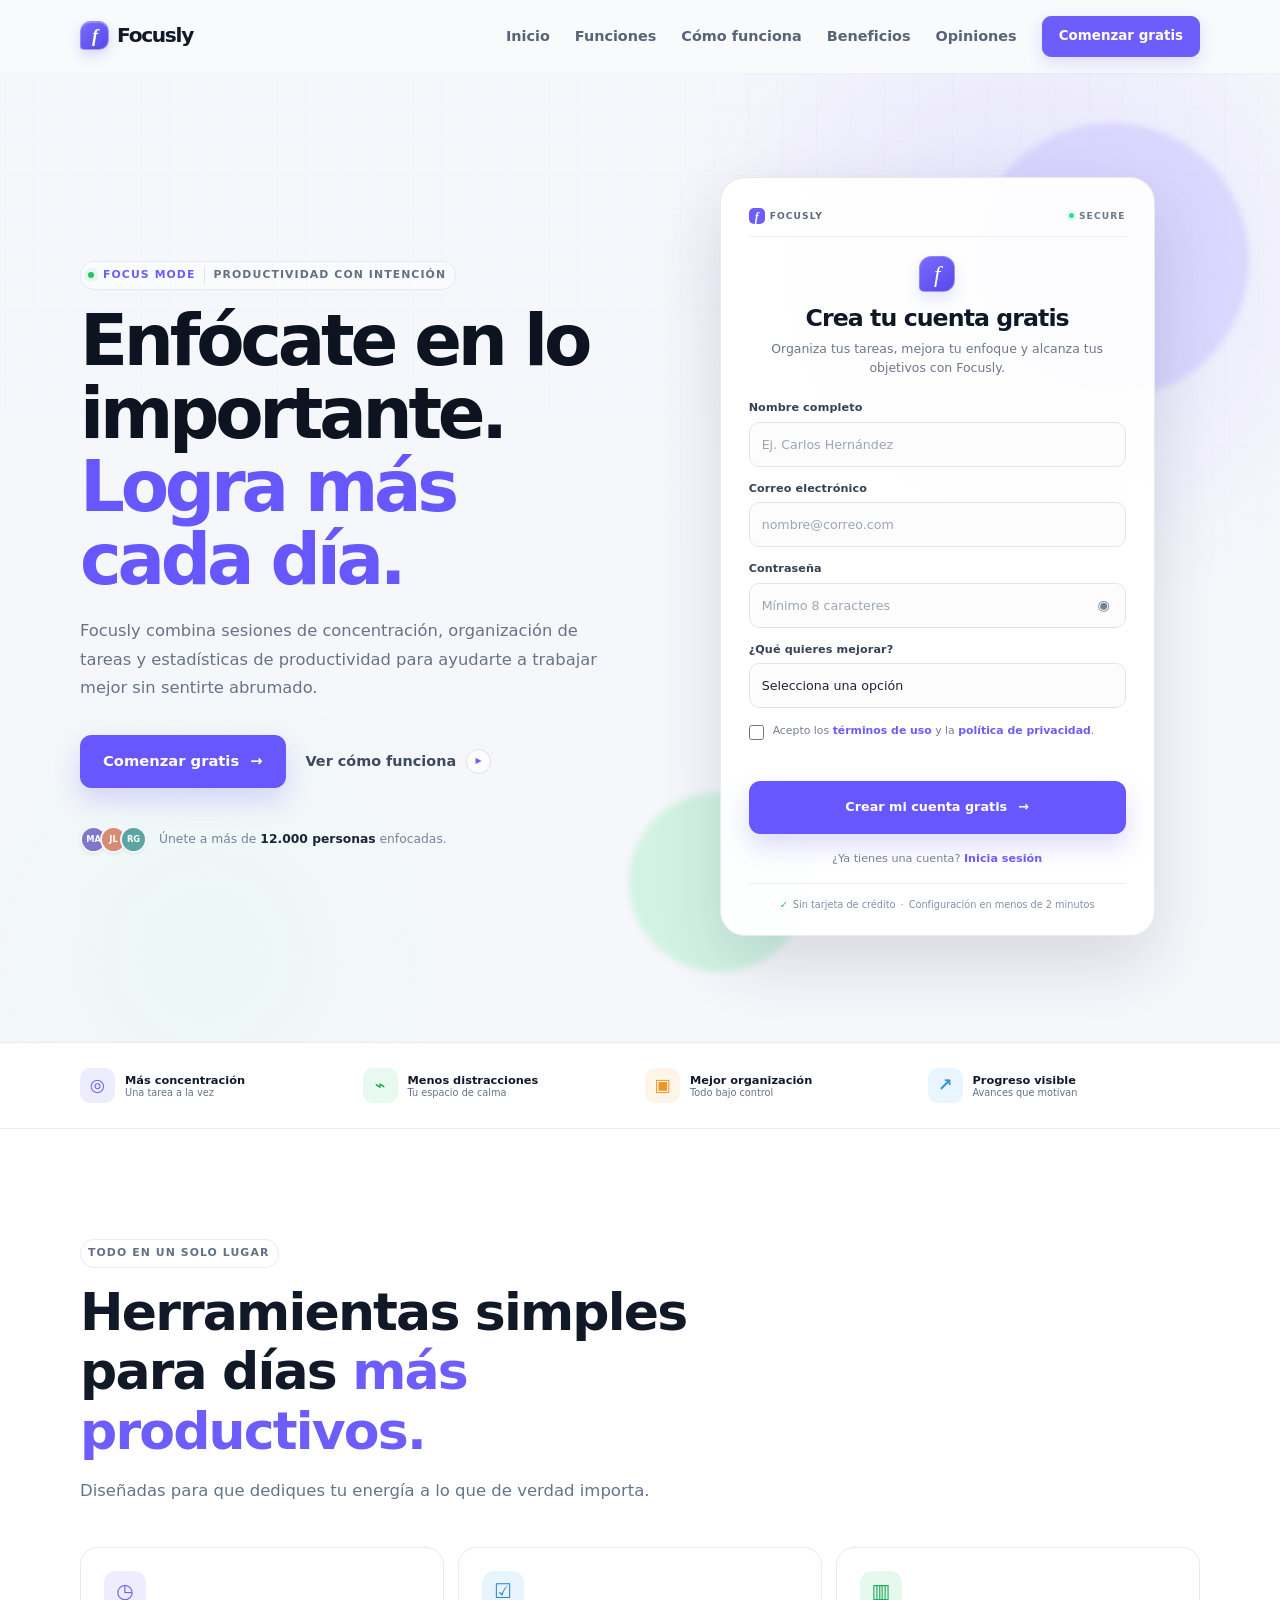
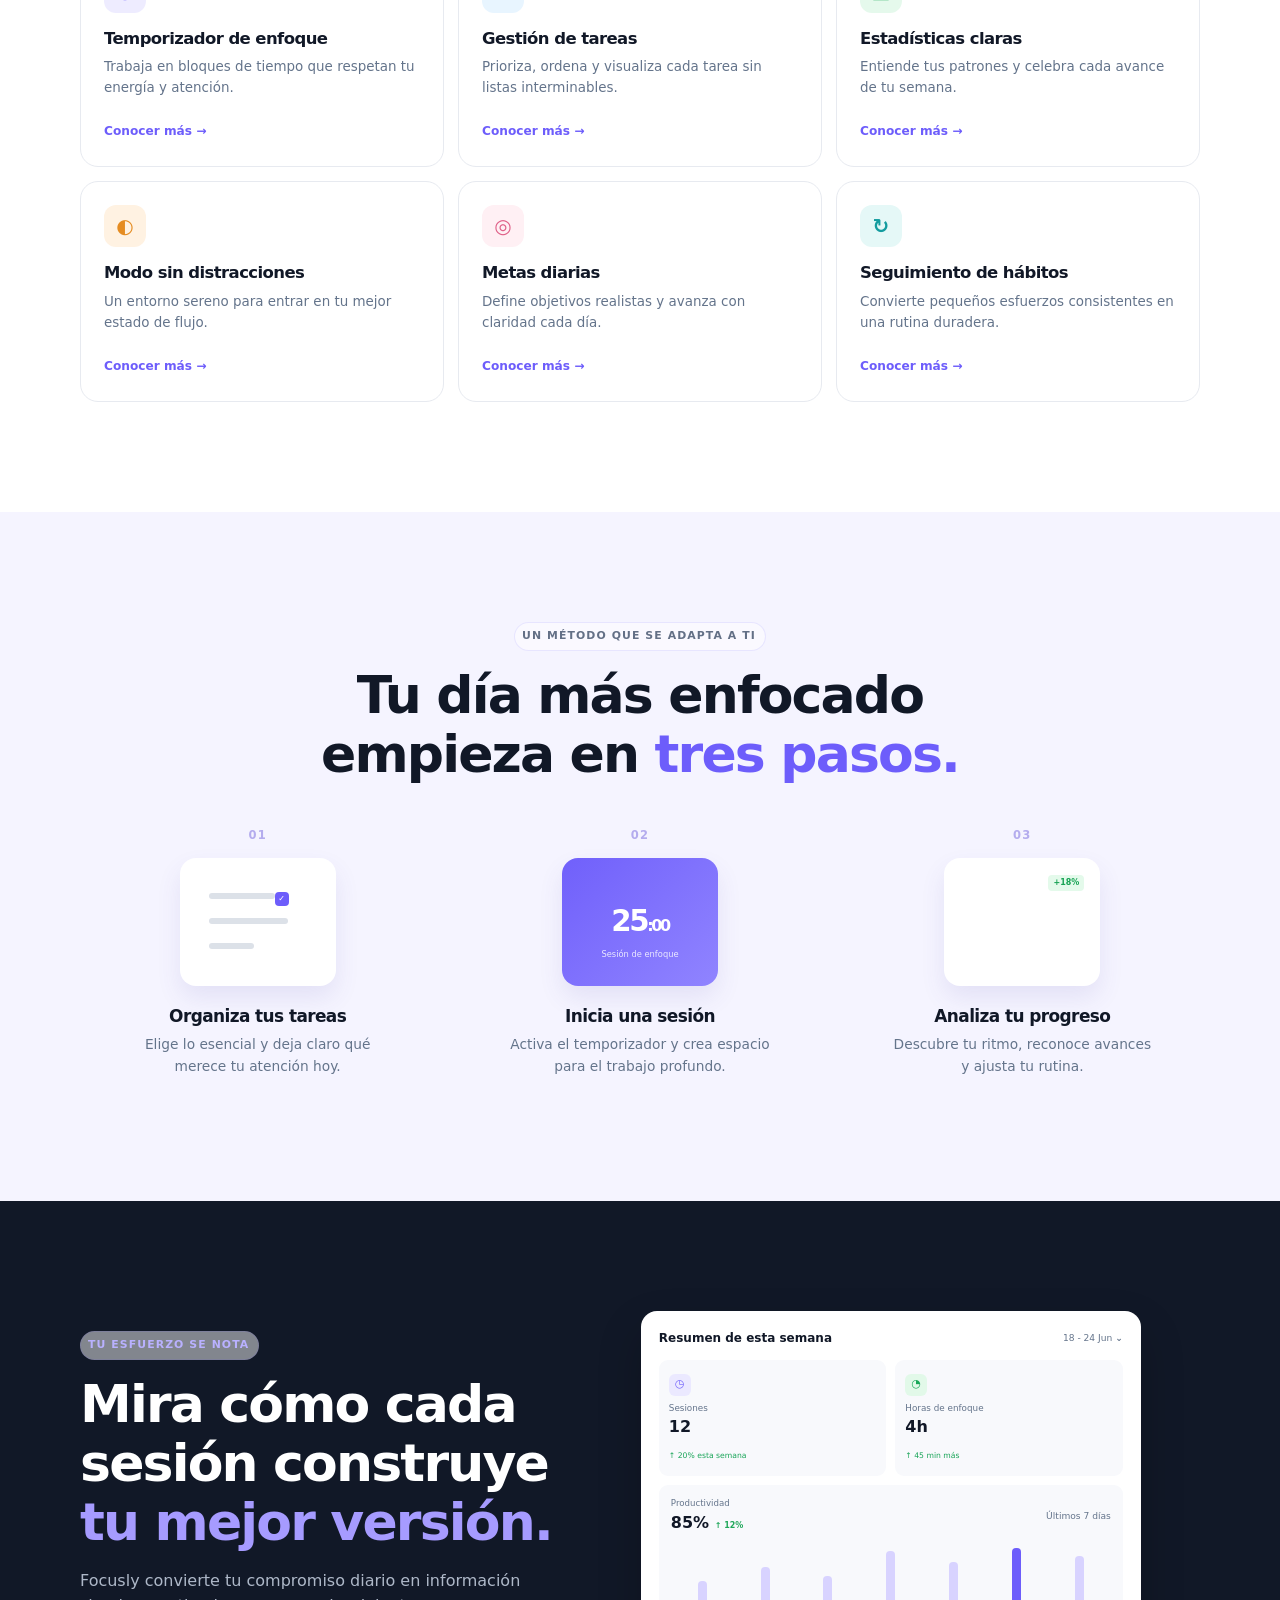
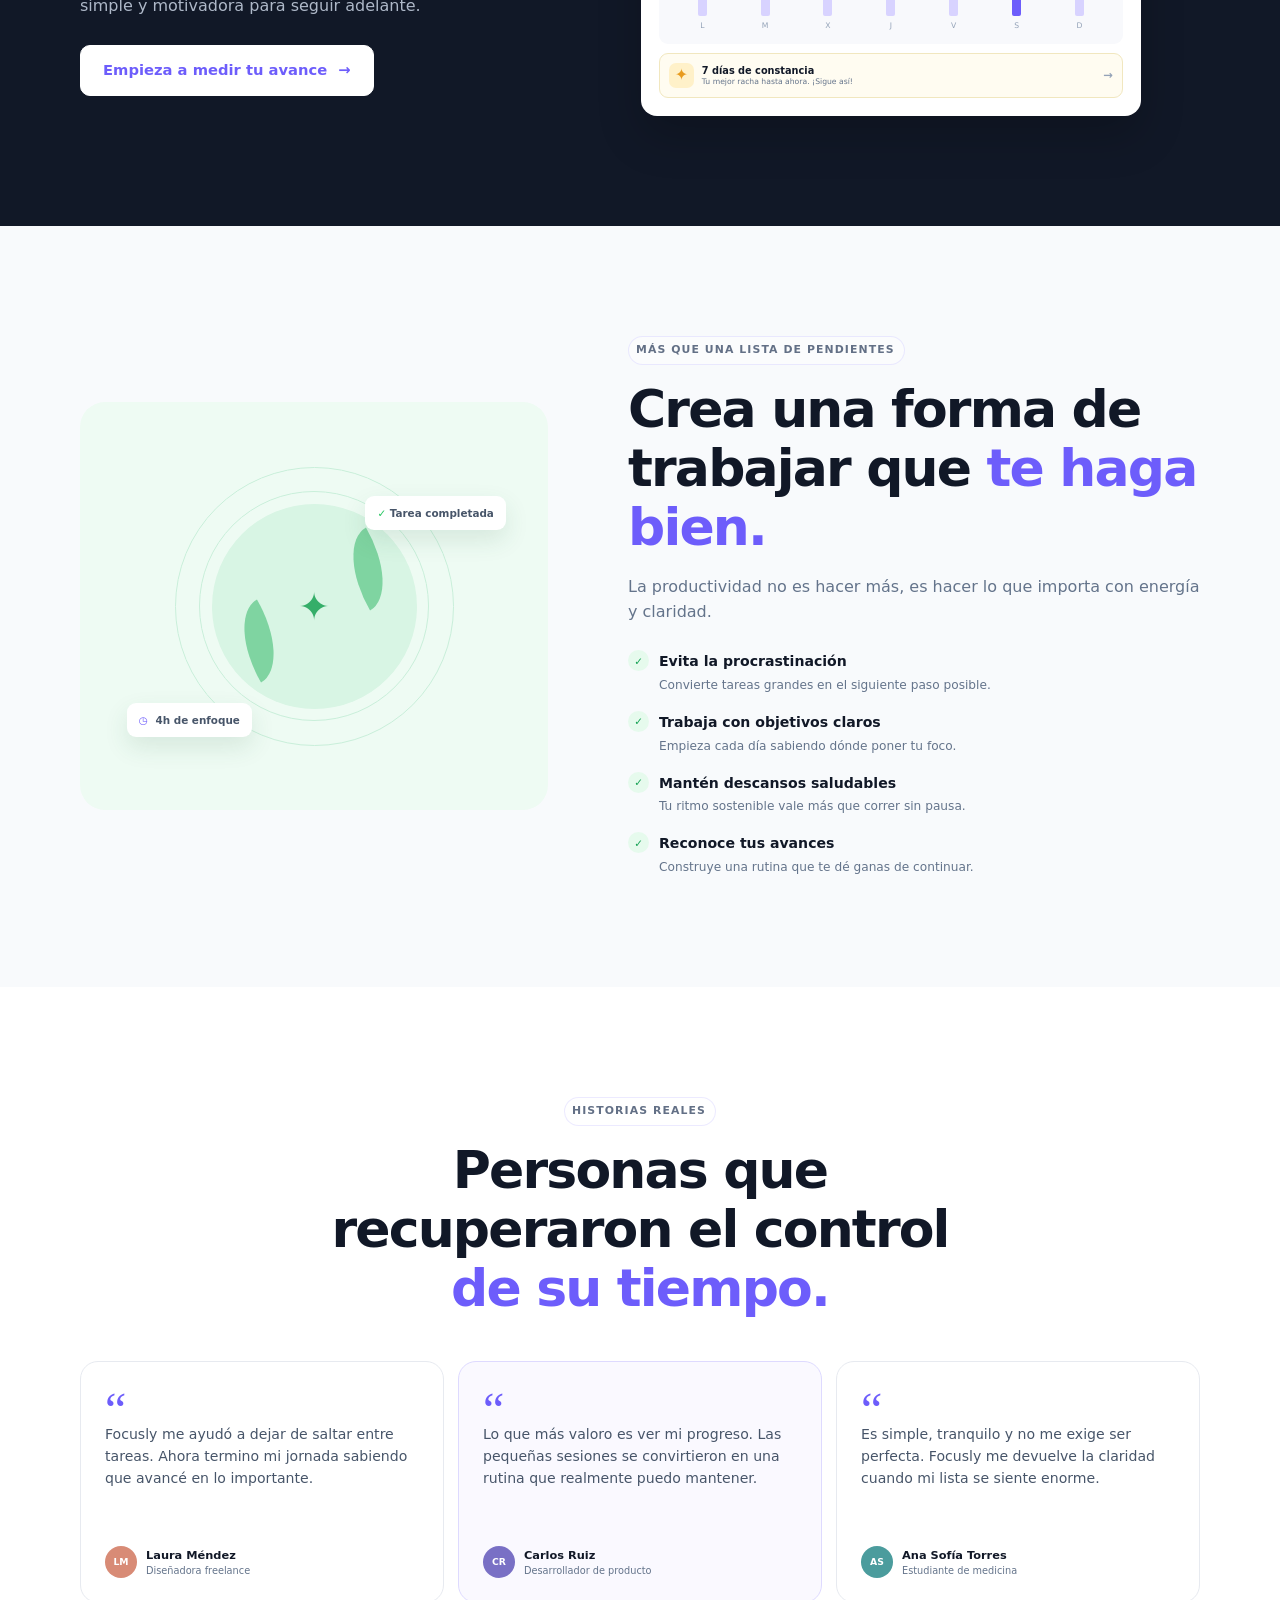
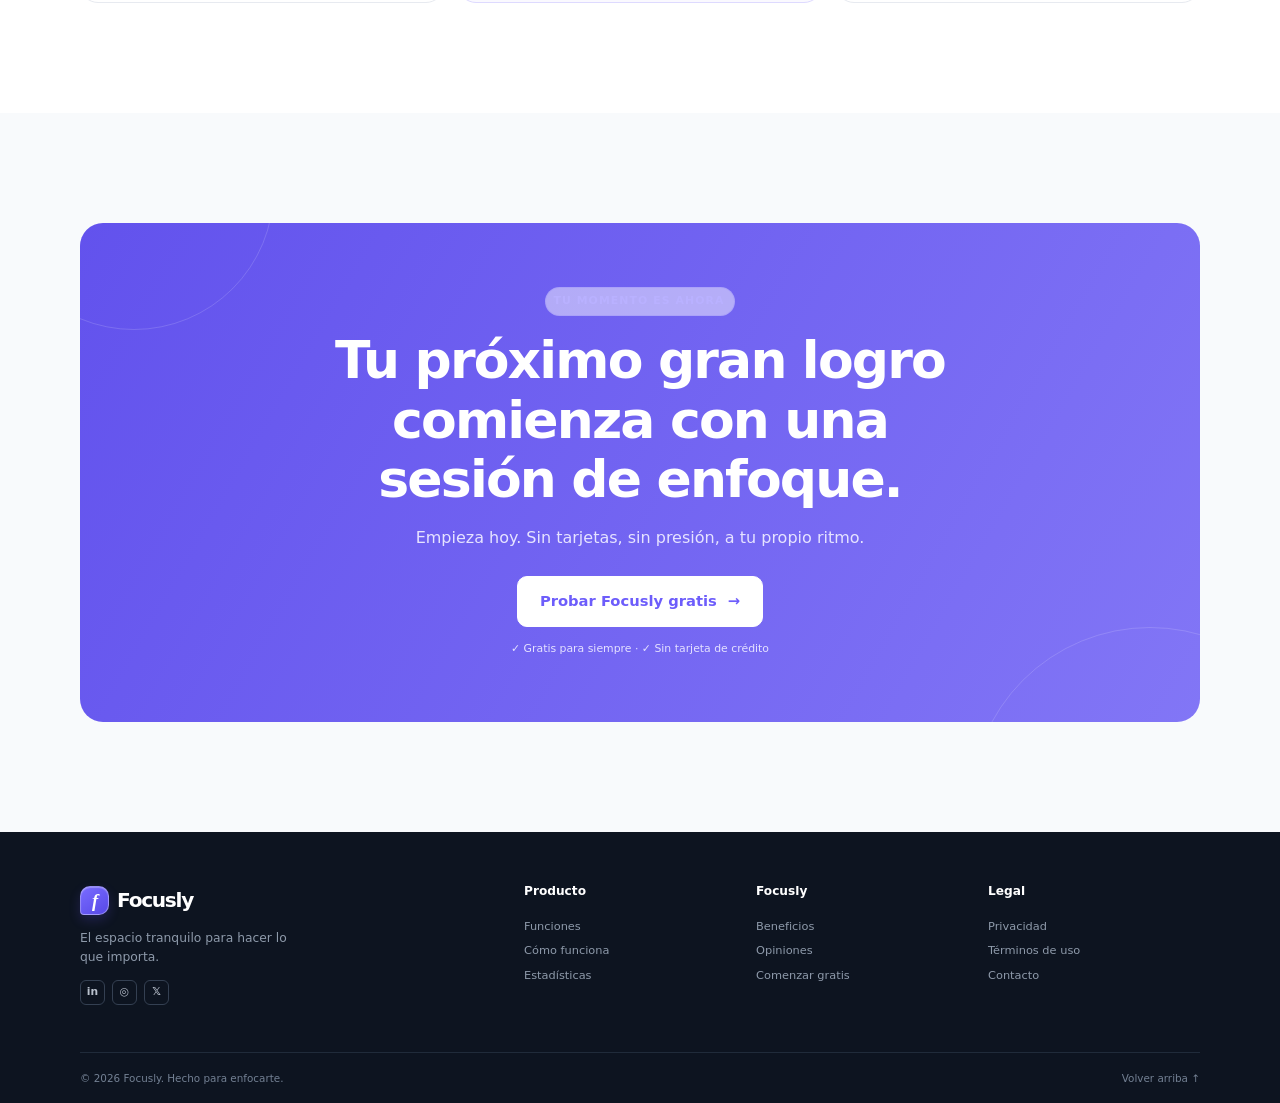
<file: index.html>
<!DOCTYPE html>
<html lang="es">
<head>
  <meta charset="UTF-8">
  <meta name="viewport" content="width=device-width, initial-scale=1.0">
  <meta name="description" content="Focusly te ayuda a organizar tareas, concentrarte y visualizar tu progreso diario.">
  <title>Focusly | Enfócate en lo importante</title>
  <link rel="icon" type="image/png" sizes="32x32" href="assets/images/favicon/favicon-32x32.png">
  <link rel="icon" type="image/png" sizes="16x16" href="assets/images/favicon/favicon-16x16.png">
  <link rel="apple-touch-icon" sizes="180x180" href="assets/images/favicon/apple-touch-icon.png">
  <link rel="shortcut icon" href="assets/images/favicon/favicon.ico">
  <link rel="stylesheet" href="assets/css/styles.css">
</head>
<body>
  <header class="site-header" id="inicio">
    <div class="container nav-wrapper">
      <a class="brand" href="#inicio" aria-label="Focusly, ir al inicio"><span class="brand-mark">f</span>Focusly</a>
      <button class="menu-toggle" type="button" aria-label="Abrir menú de navegación" aria-expanded="false" aria-controls="main-nav">
        <span></span><span></span><span></span>
      </button>
      <nav class="main-nav" id="main-nav" aria-label="Navegación principal">
        <a href="#inicio">Inicio</a>
        <a href="#funciones">Funciones</a>
        <a href="#como-funciona">Cómo funciona</a>
        <a href="#beneficios">Beneficios</a>
        <a href="#opiniones">Opiniones</a>
        <a class="button button-small" href="#registro">Comenzar gratis</a>
      </nav>
    </div>
  </header>

  <main>
    <section class="hero section" aria-labelledby="hero-title">
      <div class="container hero-grid">
        <div class="hero-copy reveal">
          <p class="eyebrow"><span class="eyebrow-dot"></span><span class="eyebrow-tech">Focus mode</span> Productividad con intención</p>
          <h1 id="hero-title">Enfócate en lo importante. <span>Logra más cada día.</span></h1>
          <p class="hero-description">Focusly combina sesiones de concentración, organización de tareas y estadísticas de productividad para ayudarte a trabajar mejor sin sentirte abrumado.</p>
          <div class="hero-actions">
            <a class="button" href="#registro">Comenzar gratis <span aria-hidden="true">→</span></a>
            <a class="text-button" href="#como-funciona">Ver cómo funciona <span class="play-icon" aria-hidden="true">▶</span></a>
          </div>
          <div class="trust-line"><span class="trust-avatars"><b>MA</b><b>JL</b><b>RG</b></span><span>Únete a más de <strong>12.000 personas</strong> enfocadas.</span></div>
        </div>

        <div class="app-showcase signup-showcase reveal">
          <div class="orb orb-one"></div><div class="orb orb-two"></div>
          <div class="signup-card" id="registro" tabindex="-1">
            <div class="auth-view" id="register-view">
              <div class="product-card-meta"><span><i aria-hidden="true">f</i> FOCUSLY</span><b><em></em> SECURE</b></div>
              <div class="signup-heading">
                <span class="signup-logo" aria-hidden="true">f</span>
                <h2>Crea tu cuenta gratis</h2>
                <p>Organiza tus tareas, mejora tu enfoque y alcanza tus objetivos con Focusly.</p>
              </div>
              <form class="signup-form" id="signup-form" novalidate>
                <div class="form-field"><label for="full-name">Nombre completo</label><input id="full-name" name="full-name" type="text" placeholder="Ej. Carlos Hernández" autocomplete="name" required aria-describedby="full-name-error"><p class="field-error" id="full-name-error" role="alert"></p></div>
                <div class="form-field"><label for="email">Correo electrónico</label><input id="email" name="email" type="email" placeholder="nombre@correo.com" autocomplete="email" required aria-describedby="email-error"><p class="field-error" id="email-error" role="alert"></p></div>
                <div class="form-field"><label for="password">Contraseña</label><div class="password-input"><input id="password" name="password" type="password" placeholder="Mínimo 8 caracteres" autocomplete="new-password" required aria-describedby="password-error"><button class="password-toggle" type="button" data-password-toggle="password" aria-label="Mostrar contraseña" aria-pressed="false"><span aria-hidden="true">◉</span></button></div><p class="field-error" id="password-error" role="alert"></p></div>
                <div class="form-field"><label for="goal">¿Qué quieres mejorar?</label><select id="goal" name="goal" required aria-describedby="goal-error"><option value="" selected disabled>Selecciona una opción</option><option value="tareas">Organizar mis tareas</option><option value="concentracion">Mejorar mi concentración</option><option value="habitos">Crear mejores hábitos</option><option value="proyectos">Administrar mis proyectos</option></select><p class="field-error" id="goal-error" role="alert"></p></div>
                <div class="terms-field"><input id="terms" name="terms" type="checkbox" required aria-describedby="terms-error"><label for="terms">Acepto los <a href="#inicio">términos de uso</a> y la <a href="#inicio">política de privacidad</a>.</label></div>
                <p class="field-error terms-error" id="terms-error" role="alert"></p>
                <p class="form-error" id="register-form-error" role="alert" aria-live="assertive"></p>
                <button class="button signup-submit" type="submit">Crear mi cuenta gratis <span aria-hidden="true">→</span></button>
              </form>
              <p class="signup-login">¿Ya tienes una cuenta? <button class="auth-switch" id="show-login" type="button">Inicia sesión</button></p>
              <p class="signup-trust"><span aria-hidden="true">✓</span> Sin tarjeta de crédito <i>·</i> Configuración en menos de 2 minutos</p>
            </div>
            <div class="auth-view" id="login-view" hidden>
              <div class="product-card-meta"><span><i aria-hidden="true">f</i> FOCUSLY</span><b><em></em> SECURE</b></div>
              <div class="signup-heading"><span class="signup-logo" aria-hidden="true">f</span><h2>Bienvenido de nuevo</h2><p>Continúa donde lo dejaste y vuelve a enfocarte en lo importante.</p></div>
              <form class="signup-form" id="login-form" novalidate>
                <div class="form-field"><label for="login-email">Correo electrónico</label><input id="login-email" name="email" type="email" placeholder="nombre@correo.com" autocomplete="email" required aria-describedby="login-email-error"><p class="field-error" id="login-email-error" role="alert"></p></div>
                <div class="form-field"><label for="login-password">Contraseña</label><div class="password-input"><input id="login-password" name="password" type="password" placeholder="Tu contraseña" autocomplete="current-password" required aria-describedby="login-password-error"><button class="password-toggle" type="button" data-password-toggle="login-password" aria-label="Mostrar contraseña" aria-pressed="false"><span aria-hidden="true">◉</span></button></div><p class="field-error" id="login-password-error" role="alert"></p></div>
                <p class="form-error" id="login-form-error" role="alert" aria-live="assertive"></p>
                <button class="button signup-submit" type="submit">Iniciar sesión <span aria-hidden="true">→</span></button>
              </form>
              <p class="signup-login">¿No tienes una cuenta? <button class="auth-switch" id="show-register" type="button">Crear cuenta</button></p>
            </div>
            <div class="signup-success" id="auth-state" role="status" aria-live="polite" hidden>
              <div class="product-card-meta"><span><i aria-hidden="true">f</i> FOCUSLY</span><b><em></em> SESSION ACTIVE</b></div>
              <span class="success-icon" aria-hidden="true">✓</span>
              <h2 id="auth-title"></h2>
              <p id="auth-message"></p>
              <button class="button signup-submit" id="auth-continue" type="button">Explorar Focusly</button>
              <button class="success-back" id="auth-logout" type="button">Cerrar sesión</button>
            </div>
          </div>
        </div>
      </div>
    </section>

    <section class="quick-benefits" aria-label="Beneficios principales">
      <div class="container quick-benefits-grid reveal">
        <div><span class="quick-icon purple">◎</span><p><strong>Más concentración</strong><small>Una tarea a la vez</small></p></div>
        <div><span class="quick-icon green">⌁</span><p><strong>Menos distracciones</strong><small>Tu espacio de calma</small></p></div>
        <div><span class="quick-icon orange">▣</span><p><strong>Mejor organización</strong><small>Todo bajo control</small></p></div>
        <div><span class="quick-icon blue">↗</span><p><strong>Progreso visible</strong><small>Avances que motivan</small></p></div>
      </div>
    </section>

    <section class="section features" id="funciones" aria-labelledby="features-title">
      <div class="container">
        <div class="section-heading reveal"><p class="eyebrow">Todo en un solo lugar</p><h2 id="features-title">Herramientas simples para días <span>más productivos.</span></h2><p>Diseñadas para que dediques tu energía a lo que de verdad importa.</p></div>
        <div class="features-grid">
          <article class="feature-card reveal"><span class="feature-icon violet">◷</span><h3>Temporizador de enfoque</h3><p>Trabaja en bloques de tiempo que respetan tu energía y atención.</p><a href="#como-funciona" aria-label="Conocer cómo funciona el temporizador">Conocer más <span>→</span></a></article>
          <article class="feature-card reveal"><span class="feature-icon blue">☑</span><h3>Gestión de tareas</h3><p>Prioriza, ordena y visualiza cada tarea sin listas interminables.</p><a href="#como-funciona" aria-label="Conocer cómo funciona la gestión de tareas">Conocer más <span>→</span></a></article>
          <article class="feature-card reveal"><span class="feature-icon green">▥</span><h3>Estadísticas claras</h3><p>Entiende tus patrones y celebra cada avance de tu semana.</p><a href="#resultados" aria-label="Ver estadísticas de productividad">Conocer más <span>→</span></a></article>
          <article class="feature-card reveal"><span class="feature-icon orange">◐</span><h3>Modo sin distracciones</h3><p>Un entorno sereno para entrar en tu mejor estado de flujo.</p><a href="#comenzar" aria-label="Probar modo sin distracciones">Conocer más <span>→</span></a></article>
          <article class="feature-card reveal"><span class="feature-icon pink">◎</span><h3>Metas diarias</h3><p>Define objetivos realistas y avanza con claridad cada día.</p><a href="#beneficios" aria-label="Conocer beneficios de las metas diarias">Conocer más <span>→</span></a></article>
          <article class="feature-card reveal"><span class="feature-icon teal">↻</span><h3>Seguimiento de hábitos</h3><p>Convierte pequeños esfuerzos consistentes en una rutina duradera.</p><a href="#beneficios" aria-label="Conocer el seguimiento de hábitos">Conocer más <span>→</span></a></article>
        </div>
      </div>
    </section>

    <section class="section how-it-works" id="como-funciona" aria-labelledby="how-title">
      <div class="container">
        <div class="section-heading centered reveal"><p class="eyebrow">Un método que se adapta a ti</p><h2 id="how-title">Tu día más enfocado empieza en <span>tres pasos.</span></h2></div>
        <div class="steps-grid">
          <article class="step reveal"><div class="step-number">01</div><div class="step-visual task-visual"><span class="tiny-line long"></span><span class="tiny-check">✓</span><span class="tiny-line medium"></span><span class="tiny-line short"></span></div><h3>Organiza tus tareas</h3><p>Elige lo esencial y deja claro qué merece tu atención hoy.</p></article>
          <article class="step reveal"><div class="step-number">02</div><div class="step-visual focus-visual"><div>25<span>:00</span></div><small>Sesión de enfoque</small></div><h3>Inicia una sesión</h3><p>Activa el temporizador y crea espacio para el trabajo profundo.</p></article>
          <article class="step reveal"><div class="step-number">03</div><div class="step-visual chart-visual"><i></i><i></i><i></i><i></i><i></i><span>+18%</span></div><h3>Analiza tu progreso</h3><p>Descubre tu ritmo, reconoce avances y ajusta tu rutina.</p></article>
        </div>
      </div>
    </section>

    <section class="section results" id="resultados" aria-labelledby="results-title">
      <div class="container results-layout">
        <div class="results-copy reveal"><p class="eyebrow light">Tu esfuerzo se nota</p><h2 id="results-title">Mira cómo cada sesión construye <span>tu mejor versión.</span></h2><p>Focusly convierte tu compromiso diario en información simple y motivadora para seguir adelante.</p><a class="button button-light" href="#comenzar">Empieza a medir tu avance <span>→</span></a></div>
        <div class="stats-dashboard reveal">
          <div class="stats-top"><p>Resumen de esta semana</p><span>18 - 24 Jun <b>⌄</b></span></div>
          <div class="stat-cards"><div><span class="stat-icon purple-bg">◷</span><p>Sesiones<span>12</span></p><small>↑ 20% esta semana</small></div><div><span class="stat-icon green-bg">◔</span><p>Horas de enfoque<span>4h</span></p><small>↑ 45 min más</small></div></div>
          <div class="chart-card"><div class="chart-heading"><div><p>Productividad</p><strong>85% <small>↑ 12%</small></strong></div><span>Últimos 7 días</span></div><div class="bar-chart" aria-label="Gráfico de productividad semanal"><div class="bar-42"><i></i><small>L</small></div><div class="bar-58"><i></i><small>M</small></div><div class="bar-48"><i></i><small>X</small></div><div class="bar-78"><i></i><small>J</small></div><div class="bar-65"><i></i><small>V</small></div><div class="bar-88"><i></i><small>S</small></div><div class="bar-72"><i></i><small>D</small></div></div></div>
          <div class="streak"><span>✦</span><p><strong>7 días de constancia</strong><small>Tu mejor racha hasta ahora. ¡Sigue así!</small></p><b>→</b></div>
        </div>
      </div>
    </section>

    <section class="section benefits" id="beneficios" aria-labelledby="benefits-title">
      <div class="container benefits-layout">
        <div class="benefits-art reveal"><div class="calm-circle"><span>✦</span><div class="leaf leaf-left"></div><div class="leaf leaf-right"></div></div><div class="art-note top-note">✓ Tarea completada</div><div class="art-note bottom-note"><span>◷</span> 4h de enfoque</div></div>
        <div class="benefits-copy reveal"><p class="eyebrow">Más que una lista de pendientes</p><h2 id="benefits-title">Crea una forma de trabajar que <span>te haga bien.</span></h2><p>La productividad no es hacer más, es hacer lo que importa con energía y claridad.</p><ul class="benefits-list"><li><span>✓</span><div><strong>Evita la procrastinación</strong><p>Convierte tareas grandes en el siguiente paso posible.</p></div></li><li><span>✓</span><div><strong>Trabaja con objetivos claros</strong><p>Empieza cada día sabiendo dónde poner tu foco.</p></div></li><li><span>✓</span><div><strong>Mantén descansos saludables</strong><p>Tu ritmo sostenible vale más que correr sin pausa.</p></div></li><li><span>✓</span><div><strong>Reconoce tus avances</strong><p>Construye una rutina que te dé ganas de continuar.</p></div></li></ul></div>
      </div>
    </section>

    <section class="section testimonials" id="opiniones" aria-labelledby="testimonials-title">
      <div class="container"><div class="section-heading centered reveal"><p class="eyebrow">Historias reales</p><h2 id="testimonials-title">Personas que recuperaron el control <span>de su tiempo.</span></h2></div><div class="testimonials-grid"><article class="testimonial-card reveal"><div class="quote-mark">“</div><p>Focusly me ayudó a dejar de saltar entre tareas. Ahora termino mi jornada sabiendo que avancé en lo importante.</p><div class="person"><span class="avatar avatar-one">LM</span><div><strong>Laura Méndez</strong><small>Diseñadora freelance</small></div></div></article><article class="testimonial-card featured-testimonial reveal"><div class="quote-mark">“</div><p>Lo que más valoro es ver mi progreso. Las pequeñas sesiones se convirtieron en una rutina que realmente puedo mantener.</p><div class="person"><span class="avatar avatar-two">CR</span><div><strong>Carlos Ruiz</strong><small>Desarrollador de producto</small></div></div></article><article class="testimonial-card reveal"><div class="quote-mark">“</div><p>Es simple, tranquilo y no me exige ser perfecta. Focusly me devuelve la claridad cuando mi lista se siente enorme.</p><div class="person"><span class="avatar avatar-three">AS</span><div><strong>Ana Sofía Torres</strong><small>Estudiante de medicina</small></div></div></article></div></div>
    </section>

    <section class="cta section" id="comenzar" aria-labelledby="cta-title"><div class="container cta-box reveal"><div class="cta-decoration one"></div><div class="cta-decoration two"></div><p class="eyebrow light">Tu momento es ahora</p><h2 id="cta-title">Tu próximo gran logro comienza con una sesión de enfoque.</h2><p>Empieza hoy. Sin tarjetas, sin presión, a tu propio ritmo.</p><a class="button button-light" href="#inicio">Probar Focusly gratis <span>→</span></a><small>✓ Gratis para siempre · ✓ Sin tarjeta de crédito</small></div></section>
  </main>

  <footer class="site-footer"><div class="container footer-grid"><div class="footer-brand"><a class="brand" href="#inicio"><span class="brand-mark">f</span>Focusly</a><p>El espacio tranquilo para hacer lo que importa.</p><div class="social-links"><a href="#inicio" aria-label="LinkedIn">in</a><a href="#inicio" aria-label="Instagram">◎</a><a href="#inicio" aria-label="X">𝕏</a></div></div><div><h3>Producto</h3><a href="#funciones">Funciones</a><a href="#como-funciona">Cómo funciona</a><a href="#resultados">Estadísticas</a></div><div><h3>Focusly</h3><a href="#beneficios">Beneficios</a><a href="#opiniones">Opiniones</a><a href="#comenzar">Comenzar gratis</a></div><div><h3>Legal</h3><a href="pages/privacidad/">Privacidad</a><a href="pages/terminos/">Términos de uso</a><a href="pages/contacto/">Contacto</a></div></div><div class="container footer-bottom"><p>© <span id="current-year"></span> Focusly. Hecho para enfocarte.</p><a href="#inicio">Volver arriba ↑</a></div></footer>
  <script src="assets/js/script.js"></script>
</body>
</html>
</file>
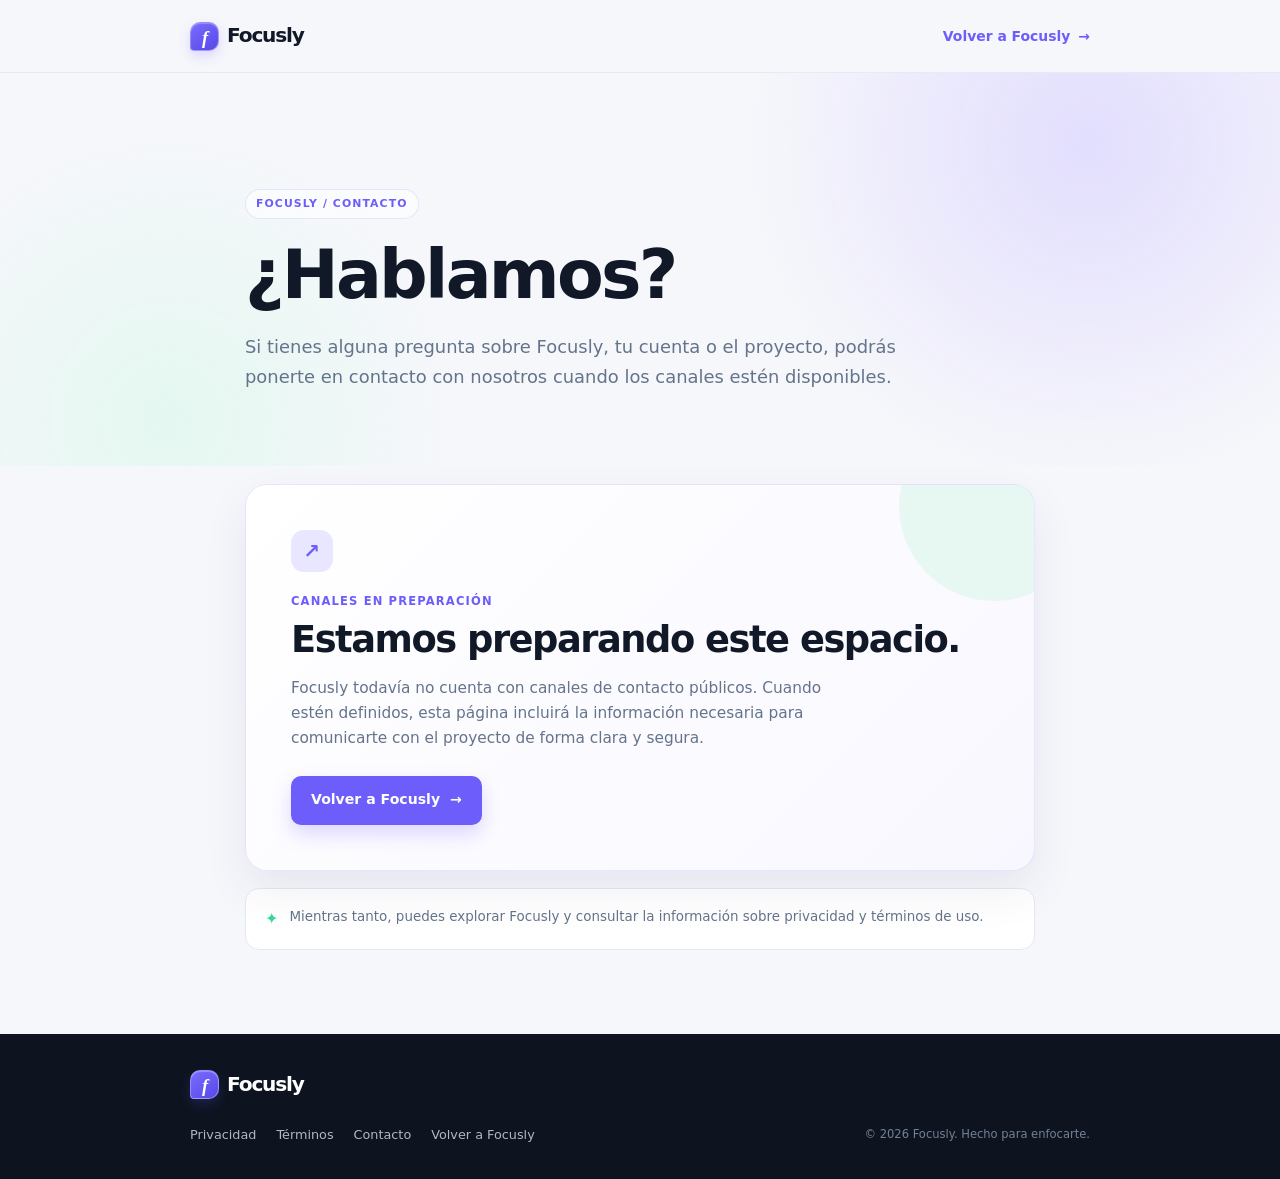
<file: pages/contacto/index.html>
<!DOCTYPE html>
<html lang="es">
<head>
  <meta charset="UTF-8">
  <meta name="viewport" content="width=device-width, initial-scale=1.0">
  <meta name="description" content="Página de contacto de Focusly.">
  <title>Contacto | Focusly</title>
  <link rel="icon" type="image/png" sizes="32x32" href="../../assets/images/favicon/favicon-32x32.png">
  <link rel="icon" type="image/png" sizes="16x16" href="../../assets/images/favicon/favicon-16x16.png">
  <link rel="apple-touch-icon" sizes="180x180" href="../../assets/images/favicon/apple-touch-icon.png">
  <link rel="shortcut icon" href="../../assets/images/favicon/favicon.ico">
  <link rel="stylesheet" href="css/styles.css">
</head>
<body>
  <header class="site-header">
    <div class="container header-content">
      <a class="brand" href="../../index.html" aria-label="Focusly, volver al inicio"><span class="brand-mark">f</span>Focusly</a>
      <a class="back-link" href="../../index.html">Volver a Focusly <span aria-hidden="true">→</span></a>
    </div>
  </header>

  <main>
    <section class="contact-hero">
      <div class="container content-wrap">
        <p class="eyebrow">Focusly / Contacto</p>
        <h1>¿Hablamos?</h1>
        <p class="intro">Si tienes alguna pregunta sobre Focusly, tu cuenta o el proyecto, podrás ponerte en contacto con nosotros cuando los canales estén disponibles.</p>
      </div>
    </section>

    <section class="contact-content">
      <div class="container content-wrap">
        <div class="contact-card">
          <span class="status-icon" aria-hidden="true">↗</span>
          <p class="card-label">Canales en preparación</p>
          <h2>Estamos preparando este espacio.</h2>
          <p>Focusly todavía no cuenta con canales de contacto públicos. Cuando estén definidos, esta página incluirá la información necesaria para comunicarte con el proyecto de forma clara y segura.</p>
          <a class="button" href="../../index.html">Volver a Focusly <span aria-hidden="true">→</span></a>
        </div>
        <div class="contact-note"><span aria-hidden="true">✦</span><p>Mientras tanto, puedes explorar Focusly y consultar la información sobre privacidad y términos de uso.</p></div>
      </div>
    </section>
  </main>

  <footer class="site-footer">
    <div class="container footer-content">
      <a class="brand" href="../../index.html"><span class="brand-mark">f</span>Focusly</a>
      <nav aria-label="Enlaces legales"><a href="../privacidad/">Privacidad</a><a href="../terminos/">Términos</a><a href="../contacto/">Contacto</a><a href="../../index.html">Volver a Focusly</a></nav>
      <p>© <span id="current-year"></span> Focusly. Hecho para enfocarte.</p>
    </div>
  </footer>
  <script src="js/script.js"></script>
</body>
</html>
</file>
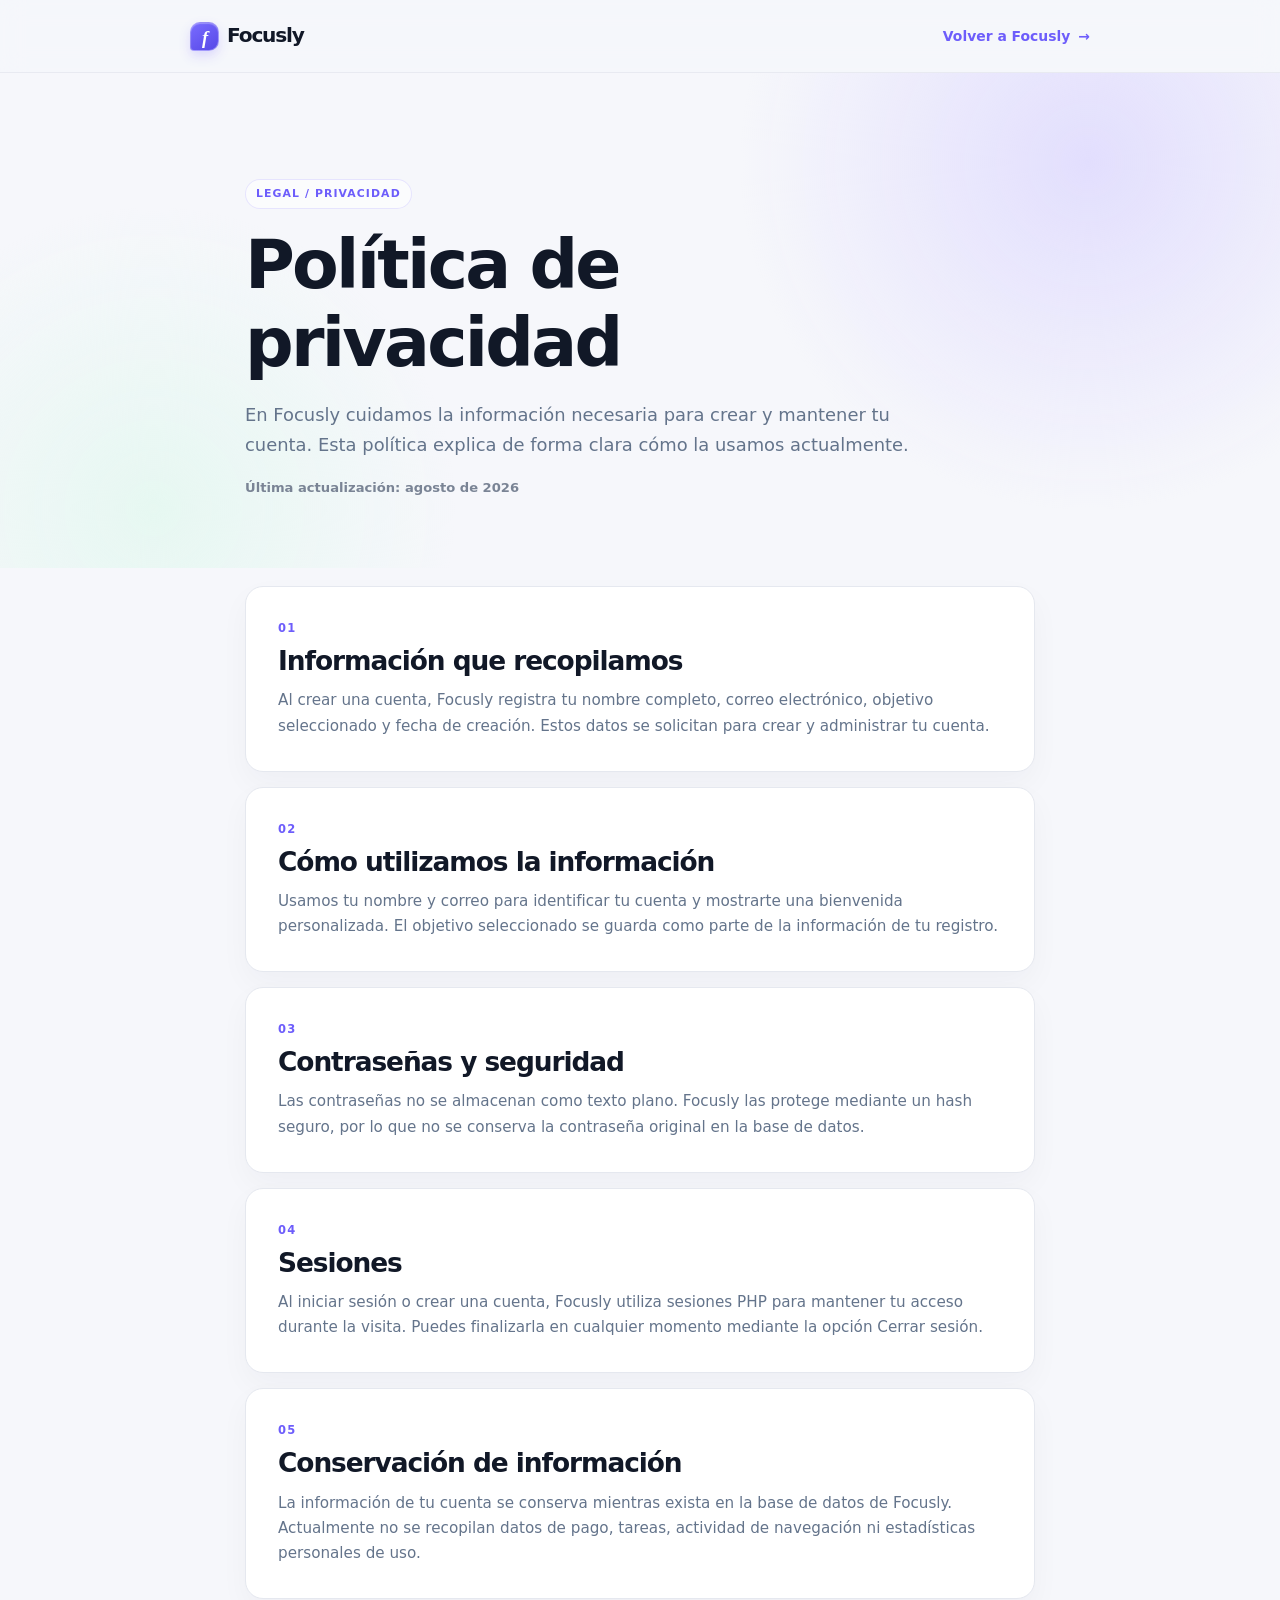
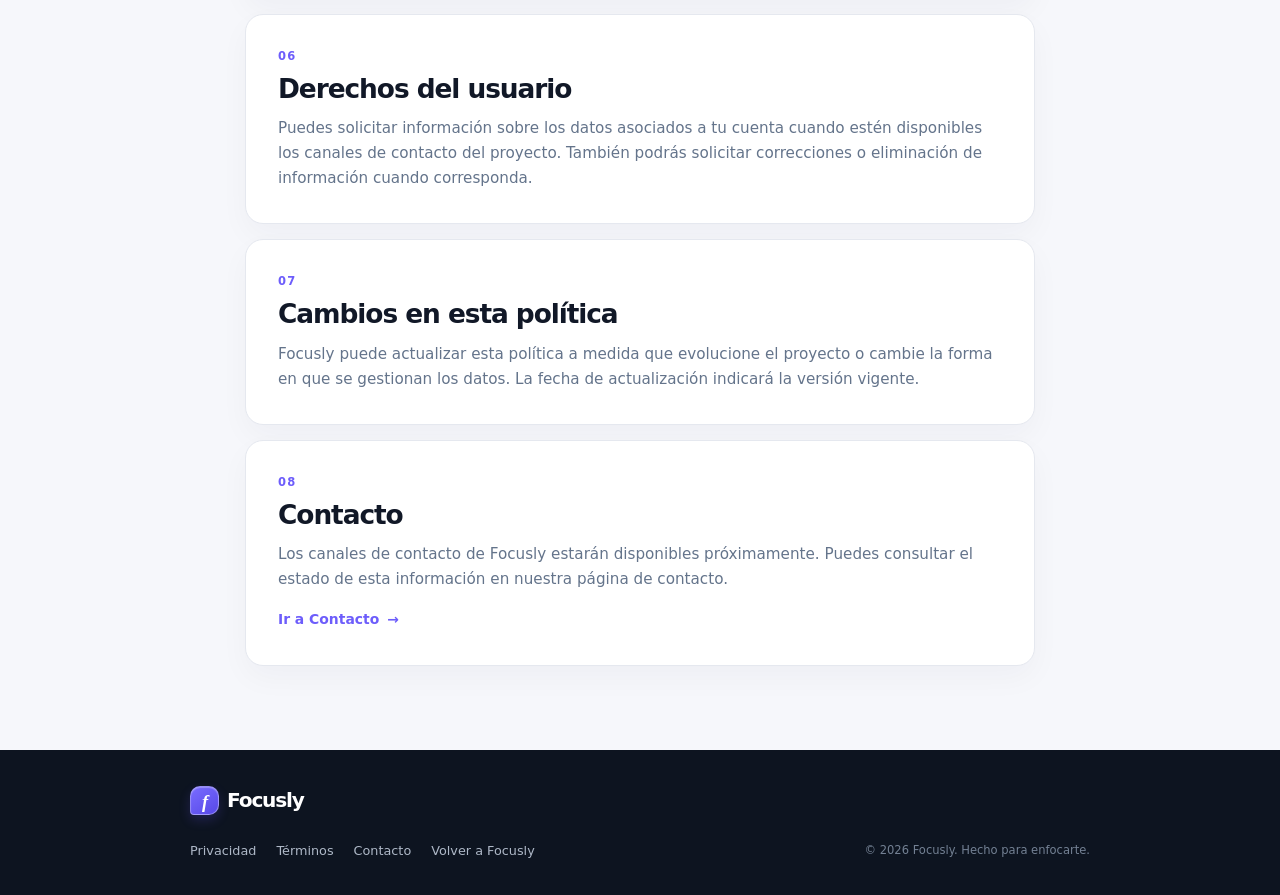
<file: pages/privacidad/index.html>
<!DOCTYPE html>
<html lang="es">
<head>
  <meta charset="UTF-8">
  <meta name="viewport" content="width=device-width, initial-scale=1.0">
  <meta name="description" content="Política de privacidad de Focusly.">
  <title>Política de privacidad | Focusly</title>
  <link rel="icon" type="image/png" sizes="32x32" href="../../assets/images/favicon/favicon-32x32.png">
  <link rel="icon" type="image/png" sizes="16x16" href="../../assets/images/favicon/favicon-16x16.png">
  <link rel="apple-touch-icon" sizes="180x180" href="../../assets/images/favicon/apple-touch-icon.png">
  <link rel="shortcut icon" href="../../assets/images/favicon/favicon.ico">
  <link rel="stylesheet" href="css/styles.css">
</head>
<body>
  <header class="site-header">
    <div class="container header-content">
      <a class="brand" href="../../index.html" aria-label="Focusly, volver al inicio"><span class="brand-mark">f</span>Focusly</a>
      <a class="back-link" href="../../index.html">Volver a Focusly <span aria-hidden="true">→</span></a>
    </div>
  </header>

  <main>
    <section class="legal-hero">
      <div class="container content-wrap">
        <p class="eyebrow">Legal / Privacidad</p>
        <h1>Política de privacidad</h1>
        <p class="intro">En Focusly cuidamos la información necesaria para crear y mantener tu cuenta. Esta política explica de forma clara cómo la usamos actualmente.</p>
        <p class="updated">Última actualización: agosto de 2026</p>
      </div>
    </section>

    <section class="legal-content">
      <div class="container content-wrap policy-list">
        <article><p class="section-number">01</p><h2>Información que recopilamos</h2><p>Al crear una cuenta, Focusly registra tu nombre completo, correo electrónico, objetivo seleccionado y fecha de creación. Estos datos se solicitan para crear y administrar tu cuenta.</p></article>
        <article><p class="section-number">02</p><h2>Cómo utilizamos la información</h2><p>Usamos tu nombre y correo para identificar tu cuenta y mostrarte una bienvenida personalizada. El objetivo seleccionado se guarda como parte de la información de tu registro.</p></article>
        <article><p class="section-number">03</p><h2>Contraseñas y seguridad</h2><p>Las contraseñas no se almacenan como texto plano. Focusly las protege mediante un hash seguro, por lo que no se conserva la contraseña original en la base de datos.</p></article>
        <article><p class="section-number">04</p><h2>Sesiones</h2><p>Al iniciar sesión o crear una cuenta, Focusly utiliza sesiones PHP para mantener tu acceso durante la visita. Puedes finalizarla en cualquier momento mediante la opción Cerrar sesión.</p></article>
        <article><p class="section-number">05</p><h2>Conservación de información</h2><p>La información de tu cuenta se conserva mientras exista en la base de datos de Focusly. Actualmente no se recopilan datos de pago, tareas, actividad de navegación ni estadísticas personales de uso.</p></article>
        <article><p class="section-number">06</p><h2>Derechos del usuario</h2><p>Puedes solicitar información sobre los datos asociados a tu cuenta cuando estén disponibles los canales de contacto del proyecto. También podrás solicitar correcciones o eliminación de información cuando corresponda.</p></article>
        <article><p class="section-number">07</p><h2>Cambios en esta política</h2><p>Focusly puede actualizar esta política a medida que evolucione el proyecto o cambie la forma en que se gestionan los datos. La fecha de actualización indicará la versión vigente.</p></article>
        <article><p class="section-number">08</p><h2>Contacto</h2><p>Los canales de contacto de Focusly estarán disponibles próximamente. Puedes consultar el estado de esta información en nuestra página de contacto.</p><a class="text-link" href="../contacto/">Ir a Contacto <span aria-hidden="true">→</span></a></article>
      </div>
    </section>
  </main>

  <footer class="site-footer">
    <div class="container footer-content">
      <a class="brand" href="../../index.html"><span class="brand-mark">f</span>Focusly</a>
      <nav aria-label="Enlaces legales"><a href="../privacidad/">Privacidad</a><a href="../terminos/">Términos</a><a href="../contacto/">Contacto</a><a href="../../index.html">Volver a Focusly</a></nav>
      <p>© <span id="current-year"></span> Focusly. Hecho para enfocarte.</p>
    </div>
  </footer>
  <script src="js/script.js"></script>
</body>
</html>
</file>
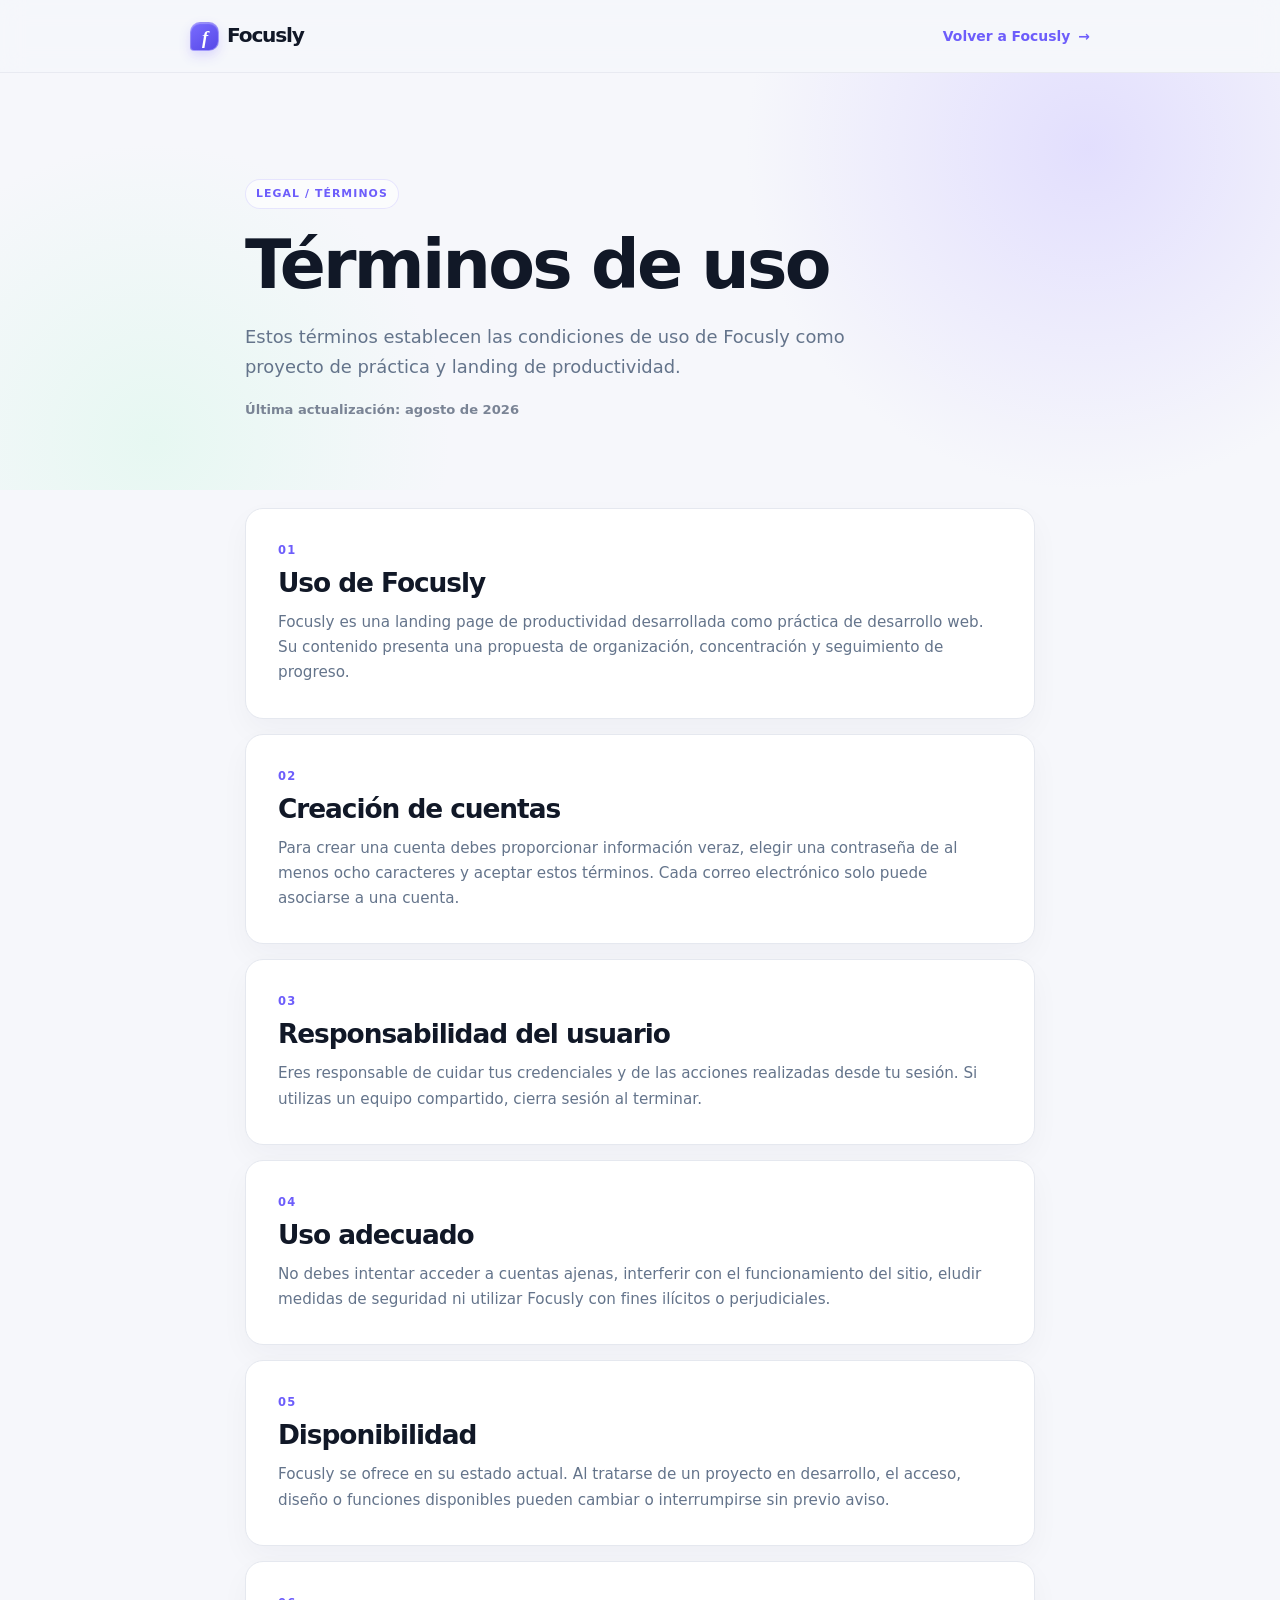
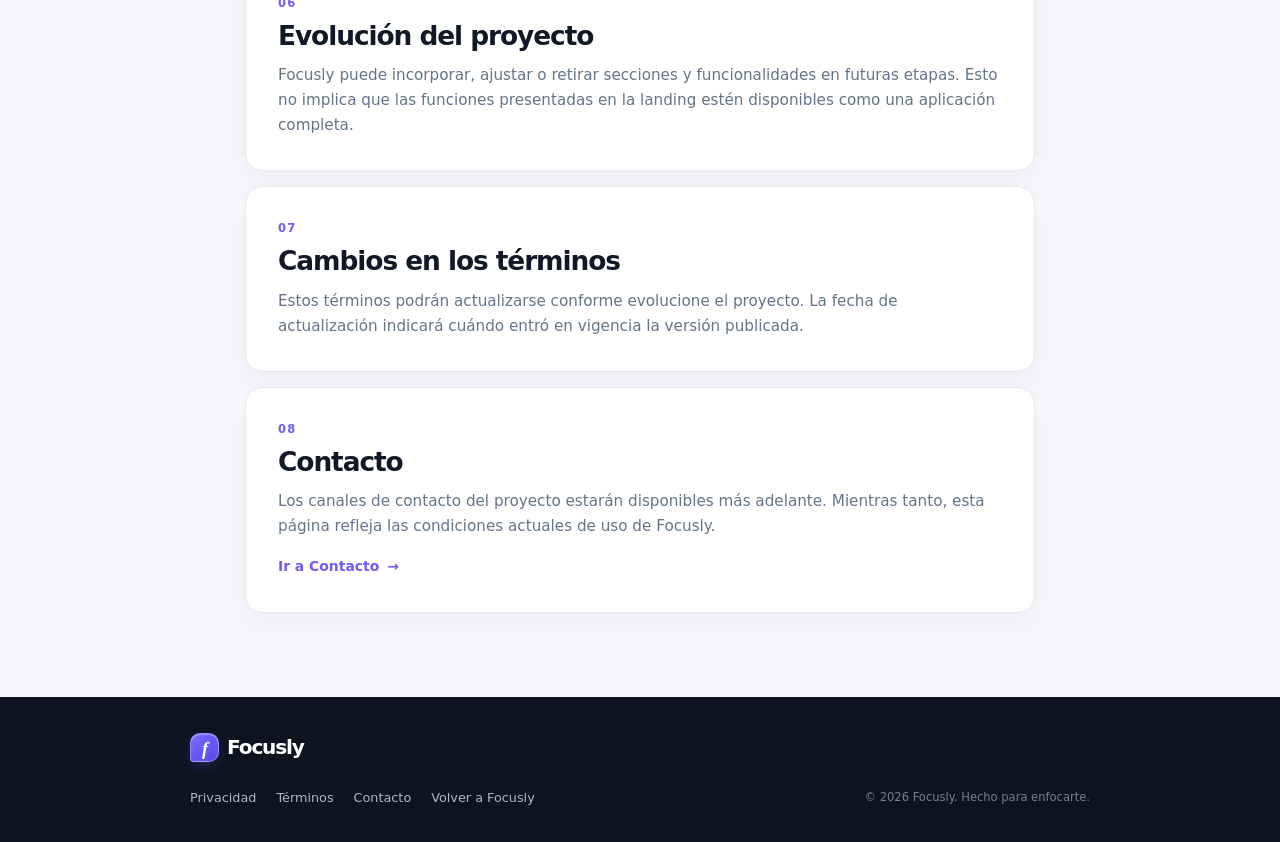
<file: pages/terminos/index.html>
<!DOCTYPE html>
<html lang="es">
<head>
  <meta charset="UTF-8">
  <meta name="viewport" content="width=device-width, initial-scale=1.0">
  <meta name="description" content="Términos de uso de Focusly.">
  <title>Términos de uso | Focusly</title>
  <link rel="icon" type="image/png" sizes="32x32" href="../../assets/images/favicon/favicon-32x32.png">
  <link rel="icon" type="image/png" sizes="16x16" href="../../assets/images/favicon/favicon-16x16.png">
  <link rel="apple-touch-icon" sizes="180x180" href="../../assets/images/favicon/apple-touch-icon.png">
  <link rel="shortcut icon" href="../../assets/images/favicon/favicon.ico">
  <link rel="stylesheet" href="css/styles.css">
</head>
<body>
  <header class="site-header">
    <div class="container header-content">
      <a class="brand" href="../../index.html" aria-label="Focusly, volver al inicio"><span class="brand-mark">f</span>Focusly</a>
      <a class="back-link" href="../../index.html">Volver a Focusly <span aria-hidden="true">→</span></a>
    </div>
  </header>

  <main>
    <section class="legal-hero">
      <div class="container content-wrap">
        <p class="eyebrow">Legal / Términos</p>
        <h1>Términos de uso</h1>
        <p class="intro">Estos términos establecen las condiciones de uso de Focusly como proyecto de práctica y landing de productividad.</p>
        <p class="updated">Última actualización: agosto de 2026</p>
      </div>
    </section>

    <section class="legal-content">
      <div class="container content-wrap policy-list">
        <article><p class="section-number">01</p><h2>Uso de Focusly</h2><p>Focusly es una landing page de productividad desarrollada como práctica de desarrollo web. Su contenido presenta una propuesta de organización, concentración y seguimiento de progreso.</p></article>
        <article><p class="section-number">02</p><h2>Creación de cuentas</h2><p>Para crear una cuenta debes proporcionar información veraz, elegir una contraseña de al menos ocho caracteres y aceptar estos términos. Cada correo electrónico solo puede asociarse a una cuenta.</p></article>
        <article><p class="section-number">03</p><h2>Responsabilidad del usuario</h2><p>Eres responsable de cuidar tus credenciales y de las acciones realizadas desde tu sesión. Si utilizas un equipo compartido, cierra sesión al terminar.</p></article>
        <article><p class="section-number">04</p><h2>Uso adecuado</h2><p>No debes intentar acceder a cuentas ajenas, interferir con el funcionamiento del sitio, eludir medidas de seguridad ni utilizar Focusly con fines ilícitos o perjudiciales.</p></article>
        <article><p class="section-number">05</p><h2>Disponibilidad</h2><p>Focusly se ofrece en su estado actual. Al tratarse de un proyecto en desarrollo, el acceso, diseño o funciones disponibles pueden cambiar o interrumpirse sin previo aviso.</p></article>
        <article><p class="section-number">06</p><h2>Evolución del proyecto</h2><p>Focusly puede incorporar, ajustar o retirar secciones y funcionalidades en futuras etapas. Esto no implica que las funciones presentadas en la landing estén disponibles como una aplicación completa.</p></article>
        <article><p class="section-number">07</p><h2>Cambios en los términos</h2><p>Estos términos podrán actualizarse conforme evolucione el proyecto. La fecha de actualización indicará cuándo entró en vigencia la versión publicada.</p></article>
        <article><p class="section-number">08</p><h2>Contacto</h2><p>Los canales de contacto del proyecto estarán disponibles más adelante. Mientras tanto, esta página refleja las condiciones actuales de uso de Focusly.</p><a class="text-link" href="../contacto/">Ir a Contacto <span aria-hidden="true">→</span></a></article>
      </div>
    </section>
  </main>

  <footer class="site-footer">
    <div class="container footer-content">
      <a class="brand" href="../../index.html"><span class="brand-mark">f</span>Focusly</a>
      <nav aria-label="Enlaces legales"><a href="../privacidad/">Privacidad</a><a href="../terminos/">Términos</a><a href="../contacto/">Contacto</a><a href="../../index.html">Volver a Focusly</a></nav>
      <p>© <span id="current-year"></span> Focusly. Hecho para enfocarte.</p>
    </div>
  </footer>
  <script src="js/script.js"></script>
</body>
</html>
</file>
<file: assets/css/styles.css>
:root {
  --bg: #f8fafc; --surface: #ffffff; --ink: #111827; --muted: #64748b; --primary: #6d5dfb; --primary-soft: #eeecff; --secondary: #8b7cf6; --green: #22c55e; --border: #e7eaf0; --dark: #111827; --radius: 18px; --shadow: 0 18px 50px rgba(30, 41, 59, .08); --font: Inter, ui-sans-serif, system-ui, -apple-system, BlinkMacSystemFont, "Segoe UI", sans-serif;
}
* { box-sizing: border-box; }
html { scroll-behavior: smooth; scroll-padding-top: 86px; }
body { margin: 0; color: var(--ink); background: var(--bg); font-family: var(--font); line-height: 1.55; overflow-x: hidden; }
a { color: inherit; text-decoration: none; } button { font: inherit; } button, a { -webkit-tap-highlight-color: transparent; }
:focus-visible { outline: 3px solid rgba(109, 93, 251, .5); outline-offset: 4px; }
.container { width: min(1120px, calc(100% - 40px)); margin: 0 auto; }
.section { padding: 84px 0; }
.eyebrow { display: inline-flex; align-items: center; gap: 8px; margin: 0 0 15px; color: var(--primary); font-size: .76rem; font-weight: 800; letter-spacing: .09em; text-transform: uppercase; }
.eyebrow-dot { width: 7px; height: 7px; border-radius: 50%; background: var(--green); box-shadow: 0 0 0 4px rgba(34, 197, 94, .13); }
h1, h2, h3, p { margin-top: 0; } h1, h2, h3 { line-height: 1.14; letter-spacing: -.035em; } h1 { font-size: clamp(2.45rem, 7vw, 4.55rem); margin-bottom: 22px; } h2 { font-size: clamp(2rem, 4.5vw, 3.25rem); margin-bottom: 17px; } h1 span, h2 span { color: var(--primary); } .section-heading { max-width: 650px; margin-bottom: 43px; } .section-heading > p:last-child { color: var(--muted); font-size: 1.03rem; } .centered { text-align: center; margin-inline: auto; }
.button { display: inline-flex; align-items: center; justify-content: center; gap: 11px; min-height: 51px; padding: 0 22px; color: #fff; background: var(--primary); border: 1px solid var(--primary); border-radius: 10px; box-shadow: 0 9px 20px rgba(109, 93, 251, .25); font-size: .92rem; font-weight: 750; transition: transform .2s, box-shadow .2s, background .2s; cursor: pointer; }
.button:hover { background: #5949e9; box-shadow: 0 13px 28px rgba(109, 93, 251, .32); transform: translateY(-2px); }.button-small { min-height: 41px; padding: 0 16px; font-size: .84rem; }.button-light { background: #fff; color: var(--primary); border-color: #fff; box-shadow: none; }.button-light:hover { background: #f4f2ff; }
/* Header */
.site-header { position: sticky; top: 0; z-index: 20; border-bottom: 1px solid transparent; transition: background .25s, box-shadow .25s, border-color .25s; }.site-header.scrolled { background: rgba(255,255,255,.88); border-color: rgba(226,232,240,.8); box-shadow: 0 4px 20px rgba(15,23,42,.04); backdrop-filter: blur(14px); }.nav-wrapper { min-height: 72px; display: flex; align-items: center; justify-content: space-between; }.brand { display: inline-flex; align-items: center; gap: 8px; font-size: 1.26rem; font-weight: 800; letter-spacing: -.055em; }.brand-mark { display: inline-grid; place-items: center; width: 27px; height: 27px; border-radius: 9px; background: var(--primary); color: #fff; font-size: 1.15rem; font-family: Georgia, serif; font-style: italic; }.main-nav { position: absolute; top: 72px; left: 0; right: 0; display: flex; flex-direction: column; align-items: center; gap: 20px; padding: 24px 20px 28px; background: #fff; border-bottom: 1px solid var(--border); transform: translateY(-130%); opacity: 0; visibility: hidden; transition: transform .25s, opacity .25s, visibility .25s; }.main-nav.open { transform: translateY(0); opacity: 1; visibility: visible; }.main-nav > a:not(.button) { color: #475569; font-size: .9rem; font-weight: 650; }.main-nav > a:not(.button):hover { color: var(--primary); }.menu-toggle { display: grid; gap: 5px; padding: 7px; border: 0; background: transparent; cursor: pointer; }.menu-toggle span { display: block; width: 23px; height: 2px; background: var(--ink); border-radius: 2px; transition: transform .2s, opacity .2s; }.menu-toggle.active span:first-child { transform: translateY(7px) rotate(45deg); }.menu-toggle.active span:nth-child(2) { opacity: 0; }.menu-toggle.active span:last-child { transform: translateY(-7px) rotate(-45deg); }
/* Hero */
.hero { position: relative; padding-top: 65px; overflow: hidden; background: radial-gradient(circle at 82% 15%, #eeeaff 0, rgba(238,234,255,0) 27%), var(--bg); }.hero-grid { display: grid; gap: 48px; align-items: center; }.hero-copy { max-width: 605px; }.hero-description { max-width: 555px; margin-bottom: 29px; color: var(--muted); font-size: 1.05rem; }.hero-actions { display: flex; flex-wrap: wrap; gap: 19px; align-items: center; }.text-button { display: inline-flex; align-items: center; gap: 8px; color: #475569; font-size: .9rem; font-weight: 750; }.text-button:hover { color: var(--primary); }.play-icon { display: inline-grid; place-items: center; width: 22px; height: 22px; border: 1px solid #cbd5e1; border-radius: 50%; color: var(--primary); font-size: 8px; }.trust-line { display: flex; align-items: center; gap: 11px; margin-top: 34px; color: var(--muted); font-size: .77rem; }.trust-line strong { color: #334155; }.trust-avatars { display: flex; }.trust-avatars b { display: grid; place-items: center; width: 27px; height: 27px; margin-left: -7px; border: 2px solid var(--bg); border-radius: 50%; color: white; background: #d68d74; font-size: .52rem; }.trust-avatars b:first-child { margin-left: 0; background: #8276cb; }.trust-avatars b:last-child { background: #5da5a3; }
.app-showcase { position: relative; width: min(100%, 555px); margin-inline: auto; padding: 16px 0 24px; }.orb { position: absolute; z-index: 0; border-radius: 50%; filter: blur(1px); }.orb-one { width: 230px; height: 230px; top: -24px; right: -53px; background: #ddd8ff; }.orb-two { width: 160px; height: 160px; bottom: -9px; left: -48px; background: #d8f6e4; }.app-window { position: relative; z-index: 1; display: flex; min-height: 435px; overflow: hidden; border: 6px solid rgba(255,255,255,.7); border-radius: 19px; background: #f8f9fc; box-shadow: 0 25px 60px rgba(48, 43, 105, .18); }.app-sidebar { display: flex; flex: 0 0 45px; flex-direction: column; align-items: center; gap: 22px; padding: 13px 0; background: #fff; color: #a6afbc; }.app-logo { display: grid; place-items: center; width: 23px; height: 23px; margin-bottom: 11px; border-radius: 7px; background: var(--primary); color: white; font-family: Georgia, serif; font-style: italic; }.sidebar-icon { display: grid; place-items: center; width: 27px; height: 27px; border-radius: 7px; font-size: .87rem; }.sidebar-icon.active { background: var(--primary-soft); color: var(--primary); }.app-content { flex: 1; min-width: 0; padding: 18px 15px; }.app-topbar { display: flex; justify-content: space-between; align-items: center; }.app-topbar p { margin: 0 0 2px; color: #94a3b8; font-size: .58rem; }.app-topbar h2 { margin: 0; font-size: .9rem; letter-spacing: -.03em; }.app-topbar h2 span { color: #f5b846; }.profile-dot { display: grid; place-items: center; width: 25px; height: 25px; border-radius: 50%; background: #d79983; color: white; font-size: .58rem; }.focus-card { margin-top: 15px; padding: 13px; border-radius: 12px; background: linear-gradient(135deg,#6d5dfb,#887afa); color: #fff; }.focus-card-head { display: flex; justify-content: space-between; font-size: .52rem; font-weight: 800; letter-spacing: .08em; }.live-tag { display: flex; align-items: center; gap: 4px; padding: 2px 5px; border-radius: 5px; background: rgba(255,255,255,.18); letter-spacing: 0; }.live-tag i { width: 4px; height: 4px; border-radius: 50%; background: #8effba; }.timer-wrap { display: grid; place-items: center; margin: 8px 0; }.timer-ring { display: grid; place-content: center; width: 101px; height: 101px; border: 5px solid rgba(255,255,255,.24); border-top-color: #fff; border-radius: 50%; text-align: center; }.timer-ring strong { font-size: 1.4rem; letter-spacing: -.06em; }.timer-ring small { font-size: .56rem; opacity: .8; }.current-task { margin: 0; text-align: center; font-size: .64rem; }.current-task span { color: #fde68a; }.timer-controls { display: flex; justify-content: center; gap: 6px; margin-top: 10px; }.timer-button { min-height: 25px; border: 0; border-radius: 5px; font-size: .57rem; font-weight: 750; cursor: pointer; }.timer-button.primary { padding: 0 9px; background: white; color: var(--primary); }.timer-button.reset { width: 25px; color: white; background: rgba(255,255,255,.2); }.timer-button:hover { transform: translateY(-1px); }.app-bottom-grid { display: grid; grid-template-columns: 1.25fr .75fr; gap: 10px; margin-top: 11px; }.task-panel, .daily-panel { padding: 10px; border-radius: 10px; background: #fff; }.panel-title { display: flex; justify-content: space-between; align-items: center; margin-bottom: 6px; }.panel-title strong { font-size: .64rem; }.add-task { width: 16px; height: 16px; border: 0; border-radius: 4px; background: var(--primary-soft); color: var(--primary); cursor: pointer; }.task-row { display: flex; align-items: center; gap: 5px; min-width: 0; padding: 4px 0; border-top: 1px solid #f0f2f5; }.task-row > span { width: 9px; height: 9px; flex: 0 0 9px; border: 1px solid #cbd5e1; border-radius: 50%; font-size: 7px; line-height: 7px; text-align: center; }.task-row.done > span { border-color: var(--green); background: var(--green); color: #fff; }.task-row p { overflow: hidden; margin: 0; color: #64748b; font-size: .51rem; text-overflow: ellipsis; white-space: nowrap; }.task-row.done p { color: #a3acba; text-decoration: line-through; }.task-row b { margin-left: auto; color: #ed9c48; font-size: .45rem; }.daily-panel > p { margin: 0 0 4px; color: #94a3b8; font-size: .47rem; font-weight: 800; }.daily-panel > strong { font-size: 1.25rem; }.daily-panel > strong small { color: #94a3b8; font-size: .54rem; }.mini-progress { height: 4px; margin: 4px 0; overflow: hidden; border-radius: 2px; background: #eceff4; }.mini-progress span { display: block; width: 72%; height: 100%; border-radius: inherit; background: var(--green); }.daily-panel > small { color: #94a3b8; font-size: .43rem; white-space: nowrap; }.floating-note { position: absolute; z-index: 2; right: -10px; bottom: 0; display: flex; align-items: center; gap: 8px; padding: 9px 11px; border-radius: 9px; background: #fff; box-shadow: 0 12px 30px rgba(15,23,42,.15); }.floating-note > span { display: grid; place-items: center; width: 20px; height: 20px; border-radius: 50%; background: #dcfce7; color: #16a34a; font-size: .66rem; }.floating-note strong, .floating-note small { display: block; line-height: 1.25; }.floating-note strong { font-size: .58rem; }.floating-note small { color: var(--muted); font-size: .47rem; }
/* Quick benefits and features */
.quick-benefits { padding: 25px 0; border-top: 1px solid var(--border); border-bottom: 1px solid var(--border); background: #fff; }.quick-benefits-grid { display: grid; grid-template-columns: 1fr 1fr; gap: 24px 10px; }.quick-benefits-grid > div { display: flex; align-items: center; gap: 10px; }.quick-icon { display: grid; place-items: center; width: 35px; height: 35px; border-radius: 10px; font-size: 1.1rem; font-weight: bold; }.quick-icon.purple { background: #eeecff; color: var(--primary); }.quick-icon.green { background: #e8f9ef; color: #19a957; }.quick-icon.orange { background: #fff4e7; color: #ed972a; }.quick-icon.blue { background: #e9f5ff; color: #3492d4; }.quick-benefits p { margin: 0; line-height: 1.25; }.quick-benefits strong, .quick-benefits small { display: block; }.quick-benefits strong { font-size: .71rem; }.quick-benefits small { color: var(--muted); font-size: .61rem; }.features { background: #fff; }.features-grid { display: grid; gap: 14px; }.feature-card { padding: 23px; border: 1px solid var(--border); border-radius: var(--radius); background: #fff; transition: transform .24s, box-shadow .24s, border-color .24s; }.feature-card:hover { border-color: #d9d4ff; box-shadow: var(--shadow); transform: translateY(-5px); }.feature-icon { display: grid; place-items: center; width: 42px; height: 42px; margin-bottom: 17px; border-radius: 12px; font-size: 1.25rem; font-weight: bold; }.violet { color: var(--primary); background: #eeecff; }.blue { color: #318ace; background: #e8f5ff; }.green { color: #18a958; background: #e5f9ec; }.orange { color: #e58c21; background: #fff2e2; }.pink { color: #df6088; background: #fff0f4; }.teal { color: #149c9f; background: #e5f8f7; }.feature-card h3 { margin-bottom: 9px; font-size: 1.03rem; }.feature-card p { min-height: 47px; margin-bottom: 14px; color: var(--muted); font-size: .84rem; }.feature-card a { color: var(--primary); font-size: .76rem; font-weight: 750; }.feature-card a span { transition: transform .2s; display: inline-block; }.feature-card a:hover span { transform: translateX(3px); }
/* Steps */
.how-it-works { background: #f5f4ff; }.steps-grid { display: grid; gap: 27px; }.step { position: relative; text-align: center; }.step-number { margin-bottom: 13px; color: #b4acee; font-size: .72rem; font-weight: 850; letter-spacing: .11em; }.step-visual { position: relative; display: grid; place-items: center; width: 156px; height: 128px; margin: 0 auto 21px; border-radius: 16px; background: #fff; box-shadow: 0 12px 25px rgba(83,70,169,.1); }.task-visual { display: block; padding: 26px 21px; text-align: left; }.tiny-line { display: inline-block; height: 6px; margin: 8px 0 8px 8px; border-radius: 3px; background: #dce1e8; vertical-align: middle; }.tiny-line.long { width: 66px; }.tiny-line.medium { width: 79px; }.tiny-line.short { width: 45px; }.tiny-check { display: inline-grid; place-items: center; width: 14px; height: 14px; border-radius: 4px; background: var(--primary); color: #fff; font-size: 8px; }.focus-visual { background: linear-gradient(135deg, #7060fb, #9084ff); color: white; }.focus-visual div { font-size: 1.83rem; font-weight: 800; letter-spacing: -.08em; }.focus-visual div span { font-size: 1rem; }.focus-visual small { position: absolute; bottom: 25px; font-size: .52rem; opacity: .83; }.chart-visual { align-items: end; grid-auto-flow: column; grid-template-columns: repeat(5, 13px); gap: 7px; padding: 20px 25px 25px; }.chart-visual i { border-radius: 5px 5px 2px 2px; background: #c8c1ff; }.chart-visual i:nth-child(1) { height: 30px; }.chart-visual i:nth-child(2) { height: 49px; }.chart-visual i:nth-child(3) { height: 39px; }.chart-visual i:nth-child(4) { height: 66px; background: var(--primary); }.chart-visual i:nth-child(5) { height: 53px; }.chart-visual span { position: absolute; top: 17px; right: 16px; padding: 2px 5px; border-radius: 4px; color: #17a354; background: #e4faeb; font-size: .5rem; font-weight: 800; }.step h3 { margin-bottom: 8px; font-size: 1.06rem; }.step p { max-width: 260px; margin-inline: auto; color: var(--muted); font-size: .86rem; }
/* Results */
.results { overflow: hidden; background: var(--dark); color: white; }.results-layout { display: grid; gap: 45px; align-items: center; }.eyebrow.light { color: #b9b1ff; }.results-copy h2 span { color: #a69bff; }.results-copy > p:not(.eyebrow) { max-width: 490px; margin-bottom: 26px; color: #aeb8c8; }.stats-dashboard { max-width: 500px; padding: 17px; border: 1px solid rgba(255,255,255,.1); border-radius: 16px; background: #fff; color: var(--ink); box-shadow: 0 20px 45px rgba(0,0,0,.2); }.stats-top, .chart-heading { display: flex; justify-content: space-between; align-items: center; }.stats-top { margin-bottom: 13px; }.stats-top p { margin: 0; font-size: .75rem; font-weight: 800; }.stats-top span, .chart-heading > span { color: var(--muted); font-size: .57rem; }.stat-cards { display: grid; grid-template-columns: 1fr 1fr; gap: 9px; margin-bottom: 9px; }.stat-cards > div { padding: 10px; border-radius: 9px; background: #f8f9fc; }.stat-icon { display: inline-grid; place-items: center; width: 22px; height: 22px; border-radius: 6px; font-size: .68rem; }.purple-bg { color: var(--primary); background: #ebe9ff; }.green-bg { color: #18a758; background: #e2f9e9; }.stat-cards p { margin: 6px 0 1px; color: var(--muted); font-size: .55rem; }.stat-cards p span { display: block; color: var(--ink); font-size: 1rem; font-weight: 800; }.stat-cards small { color: #19a558; font-size: .48rem; }.chart-card { padding: 12px; border-radius: 9px; background: #f8f9fc; }.chart-heading p { margin: 0 0 1px; color: var(--muted); font-size: .54rem; }.chart-heading strong { font-size: 1rem; }.chart-heading strong small { color: #20a75a; font-size: .5rem; }.bar-chart { display: flex; align-items: end; justify-content: space-between; height: 96px; padding-top: 12px; }.bar-chart > div { display: flex; flex: 1; flex-direction: column; align-items: center; justify-content: end; height: 100%; gap: 4px; }.bar-chart i { display: block; width: 9px; border-radius: 4px 4px 2px 2px; background: #d8d3ff; }.bar-chart > div:nth-child(6) i { background: var(--primary); }.bar-chart small { color: #94a3b8; font-size: .48rem; }.streak { display: flex; align-items: center; gap: 8px; margin-top: 9px; padding: 9px; border: 1px solid #f1e7bf; border-radius: 9px; background: #fffcf1; }.streak > span { display: grid; place-items: center; width: 25px; height: 25px; border-radius: 7px; background: #fff1c9; color: #e89b1e; }.streak p { flex: 1; margin: 0; line-height: 1.25; }.streak strong, .streak small { display: block; }.streak strong { font-size: .61rem; }.streak small { color: var(--muted); font-size: .48rem; }.streak b { color: #94a3b8; font-size: .72rem; }
/* Benefits and testimonials */
.benefits-layout { display: grid; gap: 45px; align-items: center; }.benefits-art { position: relative; display: grid; place-items: center; min-height: 300px; overflow: hidden; border-radius: 25px; background: #eefbf3; }.calm-circle { position: relative; display: grid; place-items: center; width: 168px; height: 168px; border-radius: 50%; background: #d8f5e4; color: #35ae69; font-size: 2.4rem; }.calm-circle:before, .calm-circle:after { position: absolute; width: 185px; height: 185px; border: 1px solid #c9efda; border-radius: 50%; content: ""; }.calm-circle:after { width: 225px; height: 225px; }.leaf { position: absolute; width: 38px; height: 74px; border-radius: 100% 0 100% 0; background: #7fd4a1; }.leaf-left { left: 28px; bottom: 31px; transform: rotate(-30deg); }.leaf-right { right: 30px; top: 28px; transform: rotate(150deg); }.art-note { position: absolute; z-index: 2; padding: 9px 12px; border-radius: 9px; background: #fff; box-shadow: 0 10px 25px rgba(39,99,62,.12); color: #475569; font-size: .65rem; font-weight: 700; }.top-note { top: 23%; right: 7%; }.top-note:first-letter { color: var(--green); }.bottom-note { bottom: 18%; left: 8%; }.bottom-note span { margin-right: 4px; color: var(--primary); }.benefits-copy > p:not(.eyebrow) { color: var(--muted); }.benefits-list { display: grid; gap: 15px; margin: 25px 0 0; padding: 0; list-style: none; }.benefits-list li { display: flex; gap: 10px; }.benefits-list > li > span { display: grid; flex: 0 0 21px; place-items: center; width: 21px; height: 21px; margin-top: 1px; border-radius: 50%; background: #e6faed; color: #16a254; font-size: .65rem; font-weight: 800; }.benefits-list strong { font-size: .88rem; }.benefits-list p { margin: 2px 0 0; color: var(--muted); font-size: .76rem; }.testimonials { background: #fff; }.testimonials-grid { display: grid; gap: 14px; }.testimonial-card { display: flex; flex-direction: column; min-height: 242px; padding: 24px; border: 1px solid var(--border); border-radius: var(--radius); background: #fff; }.featured-testimonial { border-color: #dedaff; background: #faf9ff; }.quote-mark { height: 31px; color: var(--primary); font-family: Georgia, serif; font-size: 3rem; line-height: 1; }.testimonial-card > p { flex: 1; margin: 7px 0 21px; color: #475569; font-size: .88rem; }.person { display: flex; align-items: center; gap: 9px; }.avatar { display: grid; place-items: center; width: 32px; height: 32px; border-radius: 50%; color: #fff; font-size: .58rem; font-weight: 800; }.avatar-one { background: #d88b76; }.avatar-two { background: #7970c5; }.avatar-three { background: #4b9c9d; }.person strong, .person small { display: block; line-height: 1.35; }.person strong { font-size: .71rem; }.person small { color: var(--muted); font-size: .61rem; }
/* CTA and footer */
.cta { padding-top: 65px; padding-bottom: 65px; }.cta-box { position: relative; overflow: hidden; padding: 49px 24px; border-radius: 23px; background: linear-gradient(120deg, #6252ed, #8276f6); color: #fff; text-align: center; }.cta-box > *:not(.cta-decoration) { position: relative; z-index: 1; }.cta-box h2 { max-width: 670px; margin-inline: auto; font-size: clamp(2rem, 4.3vw, 3.25rem); }.cta-box > p:not(.eyebrow) { margin-bottom: 25px; color: #e6e3ff; }.cta-box small { display: block; margin-top: 14px; color: #e5e2ff; font-size: .68rem; }.cta-decoration { position: absolute; border: 1px solid rgba(255,255,255,.15); border-radius: 50%; }.cta-decoration.one { width: 280px; height: 280px; top: -173px; left: -86px; }.cta-decoration.two { width: 360px; height: 360px; right: -130px; bottom: -265px; }.site-footer { padding-top: 53px; background: #0d1420; color: #d4d9e2; }.footer-grid { display: grid; grid-template-columns: 1fr 1fr; gap: 31px 20px; padding-bottom: 39px; }.footer-brand { grid-column: 1 / -1; }.footer-brand .brand { color: #fff; }.footer-brand p { max-width: 225px; margin: 13px 0; color: #8e9aaa; font-size: .77rem; }.social-links { display: flex; gap: 7px; }.social-links a { display: grid; place-items: center; width: 25px; height: 25px; border: 1px solid #344052; border-radius: 6px; color: #b9c1cd; font-size: .67rem; font-weight: 750; }.social-links a:hover { border-color: var(--secondary); color: #fff; }.footer-grid h3 { margin: 0 0 12px; color: #fff; font-size: .76rem; letter-spacing: 0; }.footer-grid > div:not(.footer-brand) { display: flex; flex-direction: column; gap: 7px; }.footer-grid > div:not(.footer-brand) a { color: #8e9aaa; font-size: .71rem; }.footer-grid a:hover { color: #fff; }.footer-bottom { display: flex; flex-wrap: wrap; justify-content: space-between; gap: 10px; padding: 17px 0; border-top: 1px solid #202b3a; color: #738093; font-size: .65rem; }.footer-bottom p { margin: 0; }.footer-bottom a:hover { color: #fff; }
/* Motion and responsive */
.signup-showcase { display: grid; place-items: center; min-height: 520px; padding: 18px 0; }.signup-showcase .orb-one { top: -12px; right: -40px; }.signup-showcase .orb-two { bottom: -14px; left: -38px; }.signup-card { position: relative; z-index: 1; width: min(100%, 435px); padding: 28px 23px 22px; border: 1px solid rgba(255,255,255,.82); border-radius: 24px; background: var(--surface); box-shadow: 0 25px 60px rgba(48, 43, 105, .16); }.signup-heading { text-align: center; }.signup-logo { display: grid; place-items: center; width: 34px; height: 34px; margin: 0 auto 12px; border-radius: 11px; background: linear-gradient(135deg, var(--primary), var(--secondary)); color: #fff; font-family: Georgia, serif; font-size: 1.45rem; font-style: italic; }.signup-heading h2, .signup-success h2 { margin-bottom: 8px; font-size: 1.42rem; letter-spacing: -.04em; }.signup-heading p { max-width: 335px; margin: 0 auto 20px; color: var(--muted); font-size: .78rem; line-height: 1.5; }.signup-form { display: grid; gap: 12px; }.form-field { position: relative; }.form-field label { display: block; margin-bottom: 5px; color: #334155; font-size: .73rem; font-weight: 750; }.form-field input, .form-field select { width: 100%; height: 43px; padding: 0 12px; border: 1px solid #dce2ea; border-radius: 9px; outline: none; color: var(--ink); background: #fff; font: inherit; font-size: .78rem; transition: border-color .2s, box-shadow .2s; }.form-field input::placeholder { color: #9aa6b6; }.form-field input:focus, .form-field select:focus { border-color: var(--primary); box-shadow: 0 0 0 3px rgba(109, 93, 251, .13); }.form-field select { appearance: none; background-image: linear-gradient(45deg, transparent 50%, #64748b 50%), linear-gradient(135deg, #64748b 50%, transparent 50%); background-position: calc(100% - 16px) 18px, calc(100% - 12px) 18px; background-size: 4px 4px, 4px 4px; background-repeat: no-repeat; }.form-field.invalid input, .form-field.invalid select { border-color: #dc4c64; }.field-error { min-height: 0; margin: 0; color: #c63f57; font-size: .65rem; line-height: 1.3; }.field-error:not(:empty) { margin-top: 4px; }.password-input { position: relative; }.password-input input { padding-right: 44px; }.password-toggle { position: absolute; top: 50%; right: 4px; display: grid; place-items: center; width: 35px; height: 35px; border: 0; border-radius: 7px; transform: translateY(-50%); color: #738196; background: transparent; cursor: pointer; }.password-toggle:hover { color: var(--primary); background: var(--primary-soft); }.password-toggle span { font-size: .89rem; }.terms-field { display: flex; align-items: flex-start; gap: 8px; margin-top: 1px; }.terms-field input { width: 15px; height: 15px; margin: 2px 0 0; accent-color: var(--primary); }.terms-field label { color: #64748b; font-size: .68rem; line-height: 1.45; }.terms-field a, .signup-login a { color: var(--primary); font-weight: 750; }.terms-field a:hover, .signup-login a:hover { text-decoration: underline; }.terms-error { margin-top: -7px; }.signup-submit { width: 100%; min-height: 45px; margin-top: 2px; font-size: .8rem; }.signup-login { margin: 16px 0 0; color: var(--muted); text-align: center; font-size: .7rem; }.signup-trust { display: flex; justify-content: center; gap: 5px; margin: 14px 0 0; color: #8793a5; text-align: center; font-size: .61rem; }.signup-trust span { color: var(--green); font-weight: 900; }.signup-trust i { font-style: normal; }.signup-success { padding: 38px 10px 22px; text-align: center; }.signup-success[hidden] { display: none; }.success-icon { display: grid; place-items: center; width: 48px; height: 48px; margin: 0 auto 15px; border-radius: 50%; color: #169a4e; background: #def8e8; font-size: 1.4rem; font-weight: 850; }.signup-success p { margin-bottom: 20px; color: var(--muted); font-size: .84rem; }.success-back { border: 0; color: var(--primary); background: transparent; font-size: .74rem; font-weight: 800; cursor: pointer; }.success-back:hover { text-decoration: underline; }
.reveal { opacity: 0; transform: translateY(22px); transition: opacity .65s ease, transform .65s ease; }.reveal.visible { opacity: 1; transform: none; }
.form-error { min-height: 0; margin: -3px 0 0; color: #c63f57; text-align: center; font-size: .68rem; line-height: 1.35; }.form-error:not(:empty) { padding: 7px 9px; border-radius: 7px; background: #fff1f3; }.auth-switch { padding: 0; border: 0; color: var(--primary); background: transparent; font: inherit; font-weight: 750; cursor: pointer; }.auth-switch:hover { text-decoration: underline; }.signup-success .signup-submit { margin-bottom: 12px; }.signup-success .success-back { display: block; margin-inline: auto; }
/* Calm Tech: header, hero and authentication card */
:root { --ink-soft: #1b2435; --accent: #37d996; --accent-soft: #ddf8ec; }
.site-header { transition: background .32s ease, border-color .32s ease, box-shadow .32s ease; }.site-header.scrolled { border-color: rgba(229,232,239,.72); background: rgba(246,247,251,.84); box-shadow: 0 7px 24px rgba(13,19,33,.035); backdrop-filter: blur(12px); }.brand { color: var(--ink); letter-spacing: -.065em; }.brand-mark { width: 29px; height: 29px; border: 1px solid rgba(255,255,255,.34); border-radius: 10px 10px 10px 4px; background: linear-gradient(145deg, #796cff, #5748e7); box-shadow: inset 0 1px 1px rgba(255,255,255,.28), 0 5px 12px rgba(103,87,255,.2); }.main-nav > a:not(.button) { position: relative; color: #586477; transition: color .2s ease; }.main-nav > a:not(.button)::after { position: absolute; right: 0; bottom: -6px; left: 0; height: 1px; background: var(--primary); content: ""; opacity: 0; transform: scaleX(.55); transition: opacity .2s ease, transform .2s ease; }.main-nav > a:not(.button):hover::after { opacity: 1; transform: scaleX(1); }.main-nav .button { border-radius: 9px; box-shadow: 0 6px 16px rgba(103,87,255,.18); }.hero { isolation: isolate; padding-top: 72px; background: radial-gradient(circle at 80% 21%, rgba(217,211,255,.62), transparent 28%), radial-gradient(circle at 16% 91%, rgba(221,248,236,.42), transparent 24%), #f6f7fb; }.hero::before { position: absolute; z-index: -1; inset: 0; background-image: linear-gradient(rgba(103,87,255,.035) 1px, transparent 1px), linear-gradient(90deg, rgba(103,87,255,.035) 1px, transparent 1px); background-size: 34px 34px; content: ""; mask-image: linear-gradient(to bottom, rgba(0,0,0,.72), transparent 78%); pointer-events: none; }.hero-grid { gap: 53px; }.hero-copy { position: relative; max-width: 618px; }.eyebrow { gap: 9px; padding: 5px 9px 5px 7px; border: 1px solid rgba(103,87,255,.12); border-radius: 999px; background: rgba(255,255,255,.48); color: #637086; font-size: .68rem; letter-spacing: .1em; }.eyebrow-tech { padding-right: 8px; border-right: 1px solid #dfe3eb; color: var(--primary); }.eyebrow-dot { width: 6px; height: 6px; box-shadow: 0 0 0 4px rgba(55,217,150,.1); animation: calm-pulse 2.8s ease-in-out infinite; }.hero h1 { max-width: 650px; margin-bottom: 20px; color: #0d1321; font-size: clamp(2.7rem, 5.5vw, 4.85rem); letter-spacing: -.06em; line-height: 1.04; }.hero h1 span { color: #6757ff; }.hero-description { max-width: 535px; margin-bottom: 33px; color: #687386; font-size: 1.02rem; line-height: 1.72; }.hero-actions { gap: 20px; }.hero .button { min-height: 53px; border-color: #6757ff; border-radius: 11px; background: #6757ff; box-shadow: 0 12px 26px rgba(103,87,255,.22); }.hero .button:hover { background: #5c4ceb; box-shadow: 0 15px 30px rgba(103,87,255,.28); transform: translateY(-1px); }.hero .button span { transition: transform .2s ease; }.hero .button:hover span { transform: translateX(2px); }.hero .text-button { gap: 10px; color: #3e4b5e; }.hero .text-button:hover { color: var(--primary); }.hero .play-icon { width: 25px; height: 25px; border-color: #dce1eb; background: rgba(255,255,255,.76); }.trust-line { gap: 12px; margin-top: 38px; color: #788397; }.trust-line strong { color: var(--ink-soft); }.trust-avatars b { border-color: #f6f7fb; box-shadow: 0 1px 3px rgba(13,19,33,.08); }.signup-showcase { min-height: 544px; }.signup-showcase .orb-one { width: 275px; height: 275px; top: -36px; right: -49px; background: rgba(207,201,255,.62); filter: blur(3px); }.signup-showcase .orb-two { width: 180px; height: 180px; bottom: -18px; left: -45px; background: rgba(191,241,215,.66); filter: blur(3px); }.productivity-detail { position: absolute; z-index: 2; display: grid; gap: 2px; min-width: 81px; padding: 9px 11px; border: 1px solid rgba(229,232,239,.86); border-radius: 10px; background: rgba(255,255,255,.8); box-shadow: 0 10px 25px rgba(33,42,57,.07); backdrop-filter: blur(8px); }.productivity-detail span { color: #8b96a6; font-size: .48rem; font-weight: 850; letter-spacing: .11em; }.productivity-detail strong { color: #243044; font-size: .72rem; letter-spacing: .03em; }.focus-detail { top: 12%; left: -23px; }.tasks-detail { right: -18px; bottom: 13%; }.tasks-detail strong { color: #258f67; }.signup-card { overflow: hidden; padding: 18px 25px 23px; border: 1px solid rgba(229,232,239,.95); border-radius: 25px; background: rgba(255,255,255,.94); box-shadow: 0 28px 65px rgba(32,39,69,.14), 0 1px 0 rgba(255,255,255,.92) inset; backdrop-filter: blur(12px); transition: box-shadow .28s ease, transform .28s ease; }.signup-card:hover { box-shadow: 0 31px 70px rgba(32,39,69,.17), 0 1px 0 rgba(255,255,255,.92) inset; }.product-card-meta { display: flex; align-items: center; justify-content: space-between; margin-bottom: 19px; padding-bottom: 12px; border-bottom: 1px solid #edf0f4; color: #5c6879; font-size: .57rem; font-weight: 850; letter-spacing: .12em; }.product-card-meta span, .product-card-meta b { display: inline-flex; align-items: center; gap: 5px; }.product-card-meta i { display: grid; place-items: center; width: 16px; height: 16px; border-radius: 5px; background: var(--primary); color: #fff; font-family: Georgia, serif; font-size: .75rem; font-style: italic; letter-spacing: 0; }.product-card-meta b { color: #6d7889; font-size: inherit; }.product-card-meta em { width: 5px; height: 5px; border-radius: 50%; background: var(--accent); box-shadow: 0 0 0 3px rgba(55,217,150,.11); }.signup-heading h2, .signup-success h2 { color: #101827; font-size: 1.48rem; }.signup-heading p { margin-bottom: 22px; color: #6d788a; }.signup-logo { width: 36px; height: 36px; margin-bottom: 13px; border: 1px solid rgba(255,255,255,.3); border-radius: 12px 12px 12px 5px; background: linear-gradient(145deg, #796cff, #5748e7); box-shadow: 0 7px 16px rgba(103,87,255,.17); }.signup-form { gap: 13px; }.form-field label { color: #344054; font-size: .7rem; letter-spacing: .01em; }.form-field input, .form-field select { height: 45px; border-color: #e0e5ed; border-radius: 10px; background: #fcfcfd; color: #1b2435; font-size: .79rem; }.form-field input:hover, .form-field select:hover { border-color: #cbd2df; }.form-field input:focus, .form-field select:focus { border-color: #6757ff; box-shadow: 0 0 0 4px rgba(103,87,255,.1); background: #fff; }.password-toggle { right: 5px; width: 34px; height: 34px; border-radius: 8px; }.password-toggle:hover { color: #6757ff; background: #f0efff; }.terms-field { gap: 9px; margin-top: 2px; }.terms-field input { accent-color: #6757ff; }.terms-field label { color: #758094; }.signup-submit { min-height: 47px; border-radius: 10px; box-shadow: 0 9px 18px rgba(103,87,255,.2); }.signup-submit:hover { transform: translateY(-1px); }.signup-login { color: #778296; }.signup-trust { margin-top: 16px; padding-top: 13px; border-top: 1px solid #edf0f4; color: #8490a1; }.signup-trust span { color: #26b97b; }.signup-success { padding: 6px 4px 18px; }.signup-success .product-card-meta { margin-bottom: 30px; }.success-icon { width: 50px; height: 50px; margin-bottom: 17px; background: var(--accent-soft); color: #209c65; }.signup-success h2 { max-width: 320px; margin-inline: auto; font-size: 1.42rem; }.signup-success p { max-width: 310px; margin-inline: auto; color: #6d788a; line-height: 1.6; }.success-back { color: #687386; }.success-back:hover { color: #6757ff; }.form-error:not(:empty) { border: 1px solid #ffe1e6; background: #fff7f8; }
@keyframes calm-pulse { 0%, 100% { box-shadow: 0 0 0 4px rgba(55,217,150,.1); } 50% { box-shadow: 0 0 0 6px rgba(55,217,150,.03); } }
.bar-42 i { height: 42%; }.bar-58 i { height: 58%; }.bar-48 i { height: 48%; }.bar-78 i { height: 78%; }.bar-65 i { height: 65%; }.bar-88 i { height: 88%; background: var(--primary); }.bar-72 i { height: 72%; }
@media (min-width: 600px) { .container { width: min(1120px, calc(100% - 64px)); }.quick-benefits-grid { grid-template-columns: repeat(4, 1fr); }.features-grid { grid-template-columns: repeat(2, 1fr); }.steps-grid { grid-template-columns: repeat(3, 1fr); }.testimonials-grid { grid-template-columns: repeat(3, 1fr); }.footer-grid { grid-template-columns: 2fr 1fr 1fr 1fr; }.footer-brand { grid-column: auto; }.cta-box { padding: 64px; } }
@media (min-width: 820px) { .section { padding: 110px 0; }.menu-toggle { display: none; }.main-nav { position: static; flex-direction: row; gap: 25px; padding: 0; border: 0; background: transparent; transform: none; opacity: 1; visibility: visible; }.hero { padding-top: 86px; padding-bottom: 88px; }.hero-grid { grid-template-columns: 1.03fr .97fr; gap: 36px; }.app-showcase { margin-right: 0; }.signup-showcase { min-height: 0; }.signup-card { padding: 30px 28px 23px; }.features-grid { grid-template-columns: repeat(3, 1fr); }.results-layout { grid-template-columns: .94fr 1.06fr; gap: 65px; }.benefits-layout { grid-template-columns: .9fr 1.1fr; gap: 80px; }.benefits-art { min-height: 408px; }.calm-circle { width: 205px; height: 205px; }.calm-circle:before { width: 228px; height: 228px; }.calm-circle:after { width: 277px; height: 277px; }.top-note { right: 9%; }.bottom-note { left: 10%; } }
@media (min-width: 1100px) { .app-window { min-height: 458px; }.app-content { padding: 20px; }.focus-card { padding: 15px; }.footer-grid { padding-bottom: 47px; } }
@media (prefers-reduced-motion: reduce) { *, *:before, *:after { scroll-behavior: auto !important; transition-duration: .01ms !important; animation-duration: .01ms !important; } .reveal { opacity: 1; transform: none; } }
</file>
<file: pages/contacto/css/styles.css>
:root { --bg: #f6f7fb; --surface: #fff; --ink: #111827; --muted: #64748b; --primary: #6d5dfb; --green: #37d996; --border: #e5e8ef; --dark: #0d1420; --font: Inter, ui-sans-serif, system-ui, -apple-system, BlinkMacSystemFont, "Segoe UI", sans-serif; }
* { box-sizing: border-box; }
html { scroll-behavior: smooth; }
body { min-width: 0; margin: 0; overflow-x: hidden; color: var(--ink); background: var(--bg); font-family: var(--font); line-height: 1.65; }
a { color: inherit; text-decoration: none; }
:focus-visible { outline: 3px solid rgba(109, 93, 251, .5); outline-offset: 4px; }
.container { width: min(100% - 40px, 900px); margin: 0 auto; }
.site-header { border-bottom: 1px solid rgba(229, 232, 239, .8); background: rgba(246, 247, 251, .9); backdrop-filter: blur(12px); }.header-content { display: flex; min-height: 72px; align-items: center; justify-content: space-between; gap: 20px; }
.brand { display: inline-flex; align-items: center; gap: 8px; color: var(--ink); font-size: 1.26rem; font-weight: 800; letter-spacing: -.06em; }.brand-mark { display: inline-grid; width: 29px; height: 29px; place-items: center; border: 1px solid rgba(255, 255, 255, .34); border-radius: 10px 10px 10px 4px; background: linear-gradient(145deg, #796cff, #5748e7); box-shadow: inset 0 1px 1px rgba(255, 255, 255, .28), 0 5px 12px rgba(103, 87, 255, .2); color: #fff; font-family: Georgia, serif; font-size: 1.15rem; font-style: italic; }
.back-link { display: inline-flex; align-items: center; gap: 8px; color: var(--primary); font-size: .87rem; font-weight: 750; }.back-link:hover { color: #5142df; }
.contact-hero { padding: 92px 0 61px; background: radial-gradient(circle at 85% 18%, rgba(217, 211, 255, .7), transparent 30%), radial-gradient(circle at 13% 88%, rgba(221, 248, 236, .72), transparent 25%), var(--bg); }.content-wrap { max-width: 790px; }.eyebrow { display: inline-flex; margin: 0 0 17px; padding: 5px 10px; border: 1px solid rgba(103, 87, 255, .14); border-radius: 999px; background: rgba(255, 255, 255, .6); color: var(--primary); font-size: .68rem; font-weight: 800; letter-spacing: .1em; text-transform: uppercase; }
h1, h2, p { margin-top: 0; } h1, h2 { letter-spacing: -.04em; line-height: 1.15; } h1 { max-width: 680px; margin-bottom: 18px; font-size: clamp(2.35rem, 7vw, 4.25rem); } h2 { margin-bottom: 14px; font-size: clamp(1.55rem, 4vw, 2.3rem); }.intro { max-width: 680px; margin-bottom: 0; color: var(--muted); font-size: clamp(1rem, 2.5vw, 1.12rem); }
.contact-content { padding: 18px 0 84px; }.contact-card { position: relative; overflow: hidden; padding: 34px 27px; border: 1px solid rgba(109, 93, 251, .15); border-radius: 22px; background: linear-gradient(135deg, #fff, #f8f7ff); box-shadow: 0 20px 45px rgba(46, 40, 105, .08); }.contact-card::after { position: absolute; top: -74px; right: -55px; width: 190px; height: 190px; border-radius: 50%; background: rgba(221, 248, 236, .65); content: ""; }.contact-card > * { position: relative; z-index: 1; }.status-icon { display: grid; width: 42px; height: 42px; margin-bottom: 20px; place-items: center; border-radius: 13px; background: #e9e6ff; color: var(--primary); font-size: 1.25rem; font-weight: 800; }.card-label { margin-bottom: 8px; color: var(--primary); font-size: .72rem; font-weight: 850; letter-spacing: .1em; text-transform: uppercase; }.contact-card > p:not(.card-label) { max-width: 570px; margin-bottom: 24px; color: var(--muted); font-size: .96rem; }.button { display: inline-flex; min-height: 49px; align-items: center; justify-content: center; gap: 10px; padding: 0 20px; border-radius: 10px; background: var(--primary); box-shadow: 0 9px 20px rgba(109, 93, 251, .23); color: #fff; font-size: .88rem; font-weight: 750; transition: transform .2s, background .2s; }.button:hover { background: #5949e9; transform: translateY(-2px); }.contact-note { display: flex; align-items: flex-start; gap: 11px; margin-top: 17px; padding: 17px 19px; border: 1px solid var(--border); border-radius: 14px; background: #fff; }.contact-note span { color: var(--green); }.contact-note p { margin: 0; color: var(--muted); font-size: .84rem; }
.site-footer { padding: 34px 0; background: var(--dark); color: #d4d9e2; }.footer-content { display: flex; flex-direction: column; gap: 23px; }.site-footer .brand { color: #fff; }.site-footer nav { display: flex; flex-wrap: wrap; gap: 12px 20px; }.site-footer nav a { color: #aeb8c7; font-size: .8rem; }.site-footer nav a:hover { color: #fff; }.site-footer p { margin: 0; color: #738093; font-size: .72rem; }
@media (min-width: 700px) { .container { width: min(100% - 64px, 900px); }.contact-hero { padding: 116px 0 75px; }.contact-card { padding: 45px; }.footer-content { flex-direction: row; flex-wrap: wrap; align-items: center; justify-content: space-between; }.site-footer .brand { flex-basis: 100%; } }
</file>
<file: pages/privacidad/css/styles.css>
:root { --bg: #f6f7fb; --surface: #fff; --ink: #111827; --muted: #64748b; --primary: #6d5dfb; --border: #e5e8ef; --dark: #0d1420; --font: Inter, ui-sans-serif, system-ui, -apple-system, BlinkMacSystemFont, "Segoe UI", sans-serif; }
* { box-sizing: border-box; }
html { scroll-behavior: smooth; }
body { min-width: 0; margin: 0; overflow-x: hidden; color: var(--ink); background: var(--bg); font-family: var(--font); line-height: 1.65; }
a { color: inherit; text-decoration: none; }
:focus-visible { outline: 3px solid rgba(109, 93, 251, .5); outline-offset: 4px; }
.container { width: min(100% - 40px, 900px); margin: 0 auto; }
.site-header { border-bottom: 1px solid rgba(229, 232, 239, .8); background: rgba(246, 247, 251, .9); backdrop-filter: blur(12px); }
.header-content { display: flex; min-height: 72px; align-items: center; justify-content: space-between; gap: 20px; }
.brand { display: inline-flex; align-items: center; gap: 8px; color: var(--ink); font-size: 1.26rem; font-weight: 800; letter-spacing: -.06em; }
.brand-mark { display: inline-grid; width: 29px; height: 29px; place-items: center; border: 1px solid rgba(255, 255, 255, .34); border-radius: 10px 10px 10px 4px; background: linear-gradient(145deg, #796cff, #5748e7); box-shadow: inset 0 1px 1px rgba(255, 255, 255, .28), 0 5px 12px rgba(103, 87, 255, .2); color: #fff; font-family: Georgia, serif; font-size: 1.15rem; font-style: italic; }
.back-link, .text-link { display: inline-flex; align-items: center; gap: 8px; color: var(--primary); font-size: .87rem; font-weight: 750; }.back-link:hover, .text-link:hover { color: #5142df; }
.legal-hero { padding: 82px 0 55px; background: radial-gradient(circle at 85% 18%, rgba(217, 211, 255, .68), transparent 30%), radial-gradient(circle at 12% 88%, rgba(221, 248, 236, .62), transparent 25%), var(--bg); }
.content-wrap { max-width: 790px; }.eyebrow { display: inline-flex; margin: 0 0 17px; padding: 5px 10px; border: 1px solid rgba(103, 87, 255, .14); border-radius: 999px; background: rgba(255, 255, 255, .6); color: var(--primary); font-size: .68rem; font-weight: 800; letter-spacing: .1em; text-transform: uppercase; }
h1, h2, p { margin-top: 0; } h1, h2 { letter-spacing: -.04em; line-height: 1.15; } h1 { max-width: 680px; margin-bottom: 18px; font-size: clamp(2.35rem, 7vw, 4.25rem); } h2 { margin-bottom: 12px; font-size: clamp(1.3rem, 3vw, 1.65rem); }
.intro { max-width: 680px; margin-bottom: 18px; color: var(--muted); font-size: clamp(1rem, 2.5vw, 1.12rem); }.updated { margin: 0; color: #7a8495; font-size: .82rem; font-weight: 650; }
.legal-content { padding: 18px 0 84px; }.policy-list { display: grid; gap: 15px; }.policy-list article { padding: 27px; border: 1px solid var(--border); border-radius: 18px; background: var(--surface); box-shadow: 0 12px 30px rgba(20, 28, 43, .035); }.policy-list article p:last-of-type { margin-bottom: 0; color: var(--muted); font-size: .95rem; }.section-number { margin-bottom: 8px; color: var(--primary); font-size: .72rem; font-weight: 850; letter-spacing: .11em; }.text-link { margin-top: 16px; }
.site-footer { padding: 34px 0; background: var(--dark); color: #d4d9e2; }.footer-content { display: flex; flex-direction: column; gap: 23px; }.site-footer .brand { color: #fff; }.site-footer nav { display: flex; flex-wrap: wrap; gap: 12px 20px; }.site-footer nav a { color: #aeb8c7; font-size: .8rem; }.site-footer nav a:hover { color: #fff; }.site-footer p { margin: 0; color: #738093; font-size: .72rem; }
@media (min-width: 700px) { .container { width: min(100% - 64px, 900px); }.legal-hero { padding: 106px 0 69px; }.policy-list article { padding: 32px; }.footer-content { flex-direction: row; flex-wrap: wrap; align-items: center; justify-content: space-between; }.site-footer .brand { flex-basis: 100%; } }
</file>
<file: pages/terminos/css/styles.css>
:root { --bg: #f6f7fb; --surface: #fff; --ink: #111827; --muted: #64748b; --primary: #6d5dfb; --border: #e5e8ef; --dark: #0d1420; --font: Inter, ui-sans-serif, system-ui, -apple-system, BlinkMacSystemFont, "Segoe UI", sans-serif; }
* { box-sizing: border-box; }
html { scroll-behavior: smooth; }
body { min-width: 0; margin: 0; overflow-x: hidden; color: var(--ink); background: var(--bg); font-family: var(--font); line-height: 1.65; }
a { color: inherit; text-decoration: none; }
:focus-visible { outline: 3px solid rgba(109, 93, 251, .5); outline-offset: 4px; }
.container { width: min(100% - 40px, 900px); margin: 0 auto; }
.site-header { border-bottom: 1px solid rgba(229, 232, 239, .8); background: rgba(246, 247, 251, .9); backdrop-filter: blur(12px); }
.header-content { display: flex; min-height: 72px; align-items: center; justify-content: space-between; gap: 20px; }
.brand { display: inline-flex; align-items: center; gap: 8px; color: var(--ink); font-size: 1.26rem; font-weight: 800; letter-spacing: -.06em; }
.brand-mark { display: inline-grid; width: 29px; height: 29px; place-items: center; border: 1px solid rgba(255, 255, 255, .34); border-radius: 10px 10px 10px 4px; background: linear-gradient(145deg, #796cff, #5748e7); box-shadow: inset 0 1px 1px rgba(255, 255, 255, .28), 0 5px 12px rgba(103, 87, 255, .2); color: #fff; font-family: Georgia, serif; font-size: 1.15rem; font-style: italic; }
.back-link, .text-link { display: inline-flex; align-items: center; gap: 8px; color: var(--primary); font-size: .87rem; font-weight: 750; }.back-link:hover, .text-link:hover { color: #5142df; }
.legal-hero { padding: 82px 0 55px; background: radial-gradient(circle at 85% 18%, rgba(217, 211, 255, .68), transparent 30%), radial-gradient(circle at 12% 88%, rgba(221, 248, 236, .62), transparent 25%), var(--bg); }
.content-wrap { max-width: 790px; }.eyebrow { display: inline-flex; margin: 0 0 17px; padding: 5px 10px; border: 1px solid rgba(103, 87, 255, .14); border-radius: 999px; background: rgba(255, 255, 255, .6); color: var(--primary); font-size: .68rem; font-weight: 800; letter-spacing: .1em; text-transform: uppercase; }
h1, h2, p { margin-top: 0; } h1, h2 { letter-spacing: -.04em; line-height: 1.15; } h1 { max-width: 680px; margin-bottom: 18px; font-size: clamp(2.35rem, 7vw, 4.25rem); } h2 { margin-bottom: 12px; font-size: clamp(1.3rem, 3vw, 1.65rem); }
.intro { max-width: 680px; margin-bottom: 18px; color: var(--muted); font-size: clamp(1rem, 2.5vw, 1.12rem); }.updated { margin: 0; color: #7a8495; font-size: .82rem; font-weight: 650; }
.legal-content { padding: 18px 0 84px; }.policy-list { display: grid; gap: 15px; }.policy-list article { padding: 27px; border: 1px solid var(--border); border-radius: 18px; background: var(--surface); box-shadow: 0 12px 30px rgba(20, 28, 43, .035); }.policy-list article p:last-of-type { margin-bottom: 0; color: var(--muted); font-size: .95rem; }.section-number { margin-bottom: 8px; color: var(--primary); font-size: .72rem; font-weight: 850; letter-spacing: .11em; }.text-link { margin-top: 16px; }
.site-footer { padding: 34px 0; background: var(--dark); color: #d4d9e2; }.footer-content { display: flex; flex-direction: column; gap: 23px; }.site-footer .brand { color: #fff; }.site-footer nav { display: flex; flex-wrap: wrap; gap: 12px 20px; }.site-footer nav a { color: #aeb8c7; font-size: .8rem; }.site-footer nav a:hover { color: #fff; }.site-footer p { margin: 0; color: #738093; font-size: .72rem; }
@media (min-width: 700px) { .container { width: min(100% - 64px, 900px); }.legal-hero { padding: 106px 0 69px; }.policy-list article { padding: 32px; }.footer-content { flex-direction: row; flex-wrap: wrap; align-items: center; justify-content: space-between; }.site-footer .brand { flex-basis: 100%; } }
</file>
